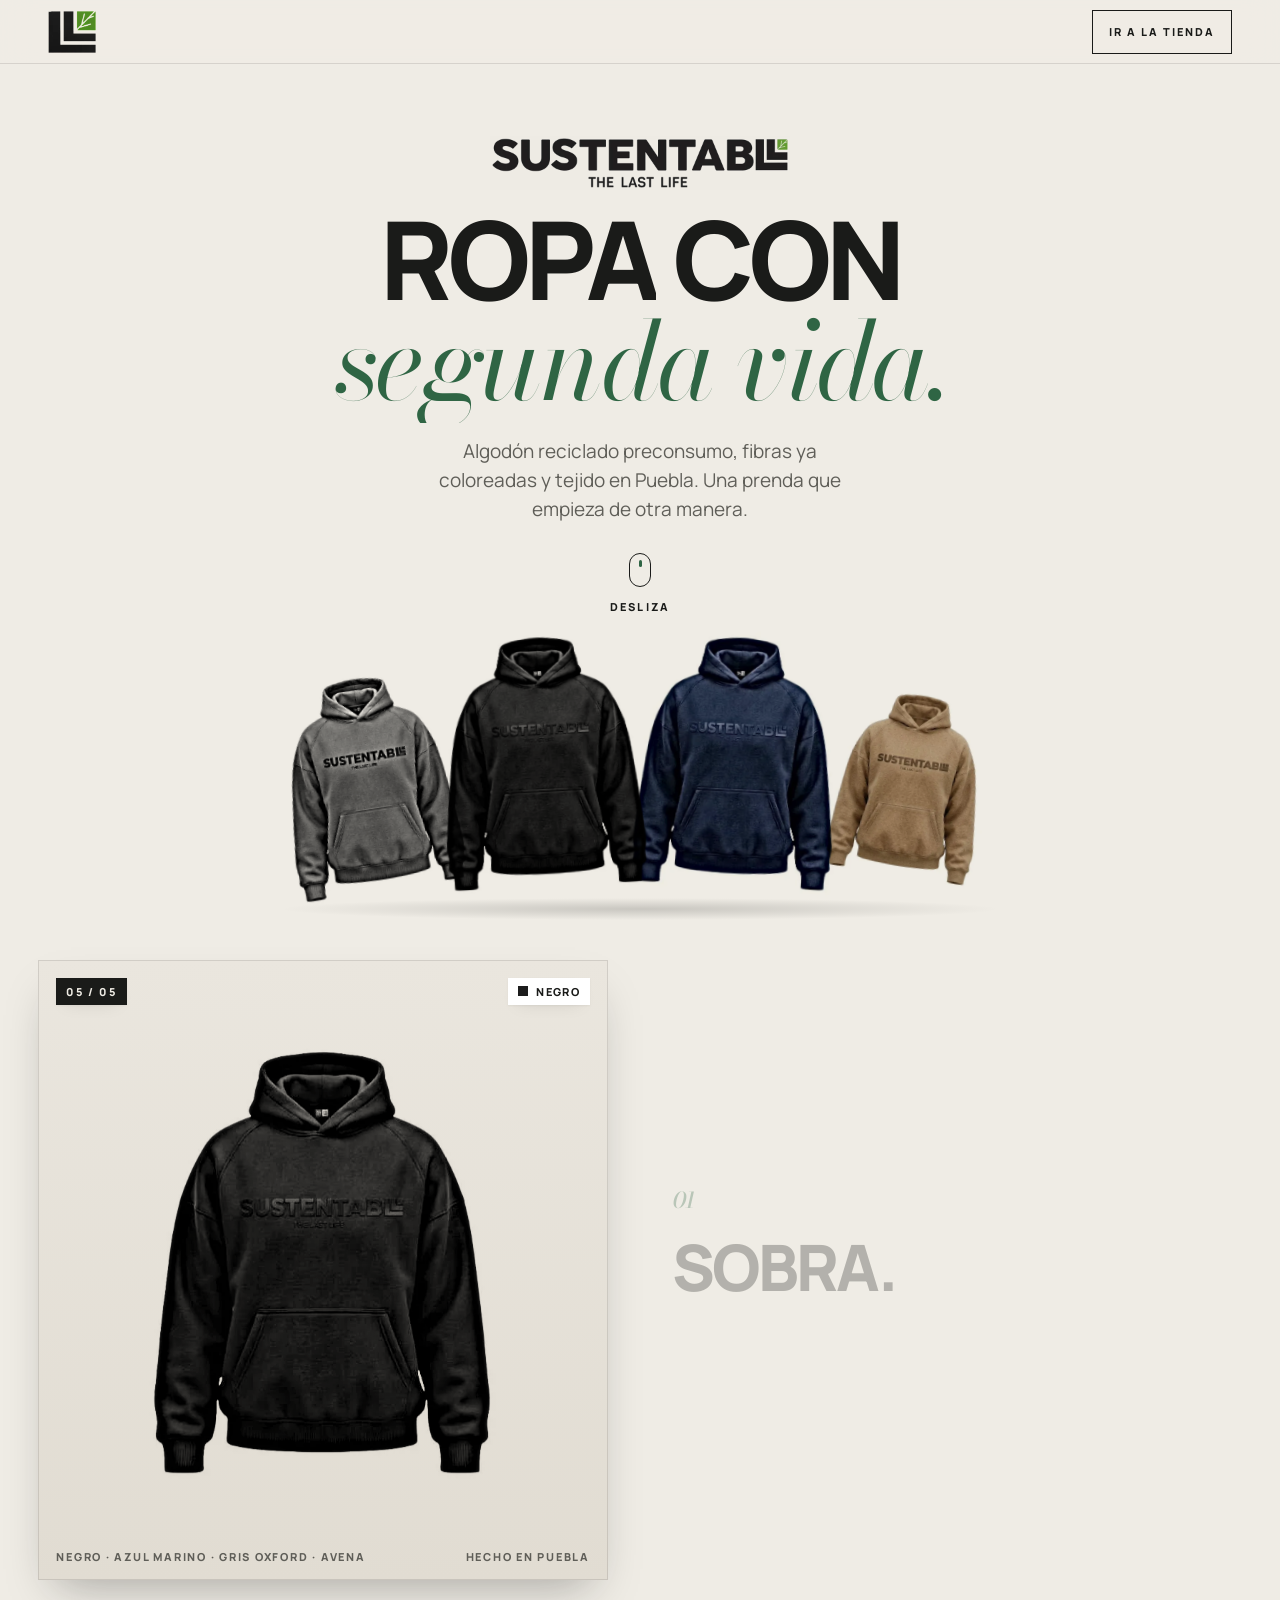
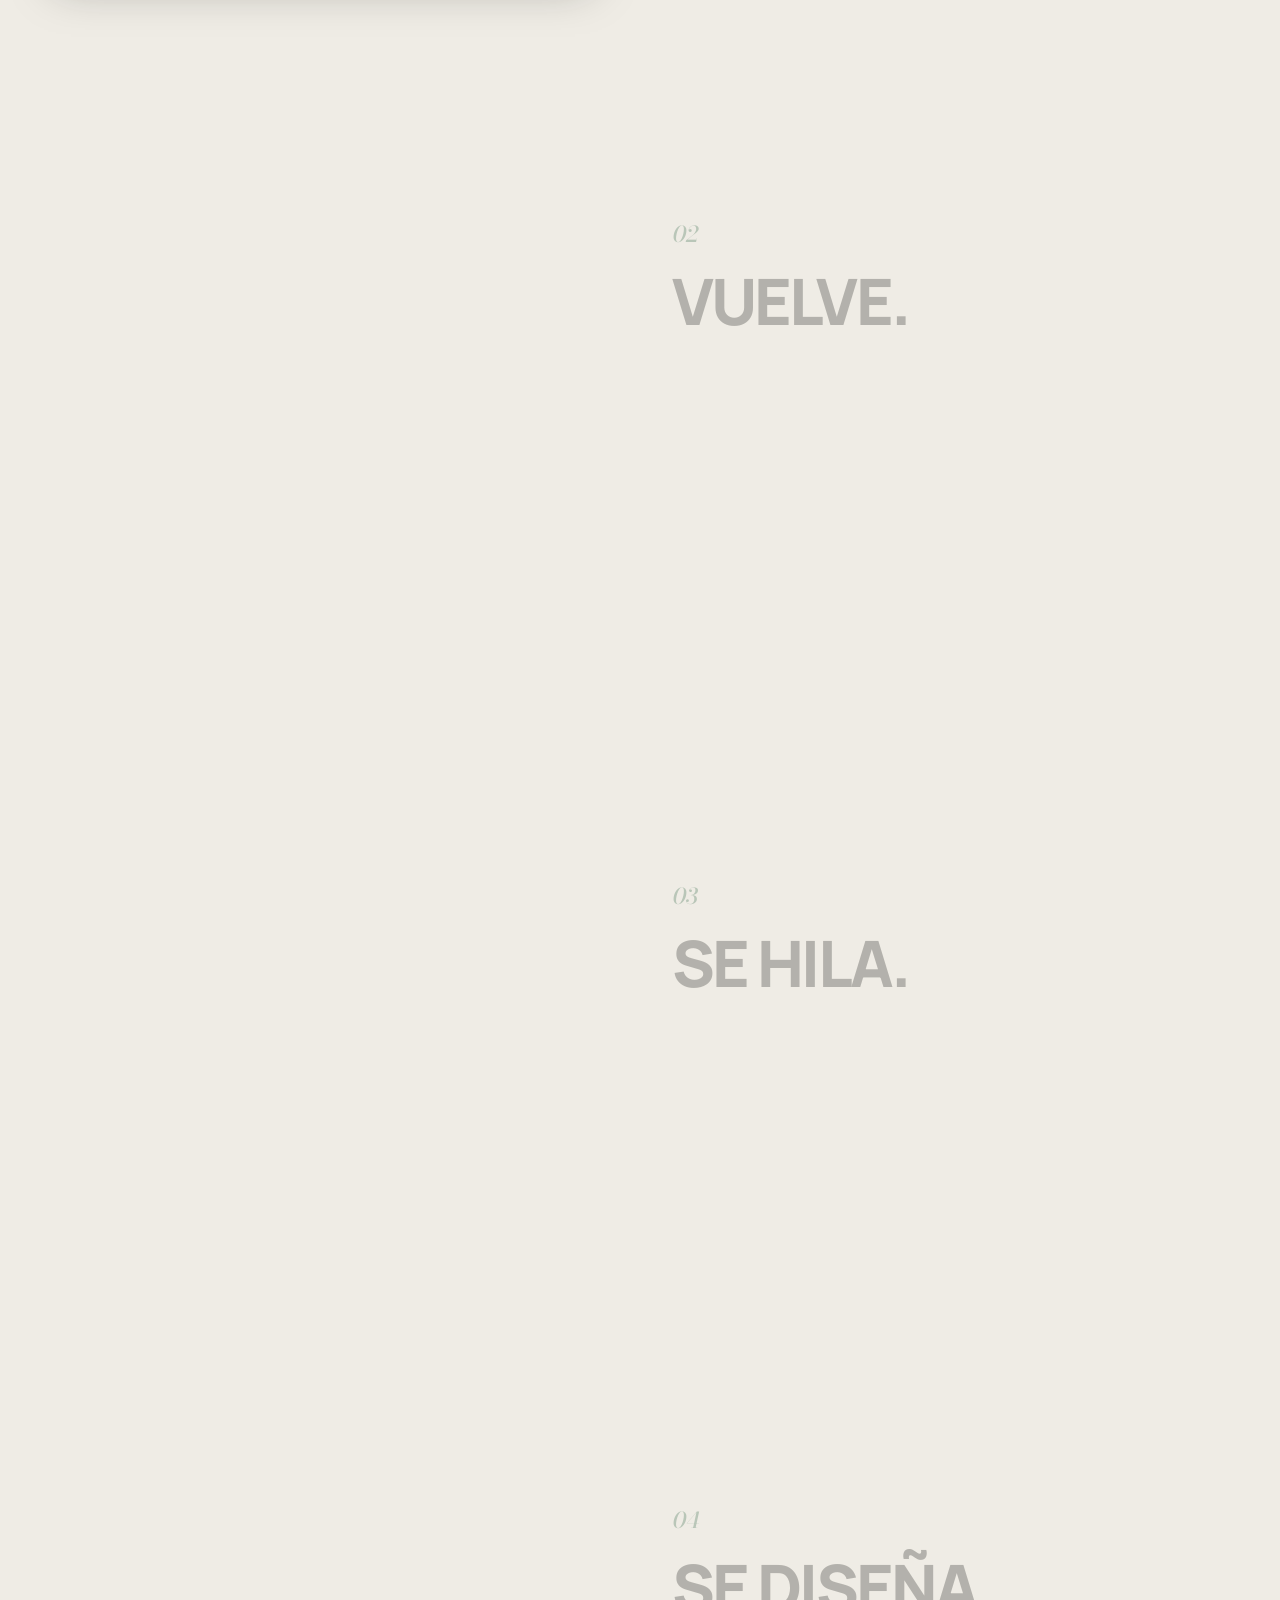
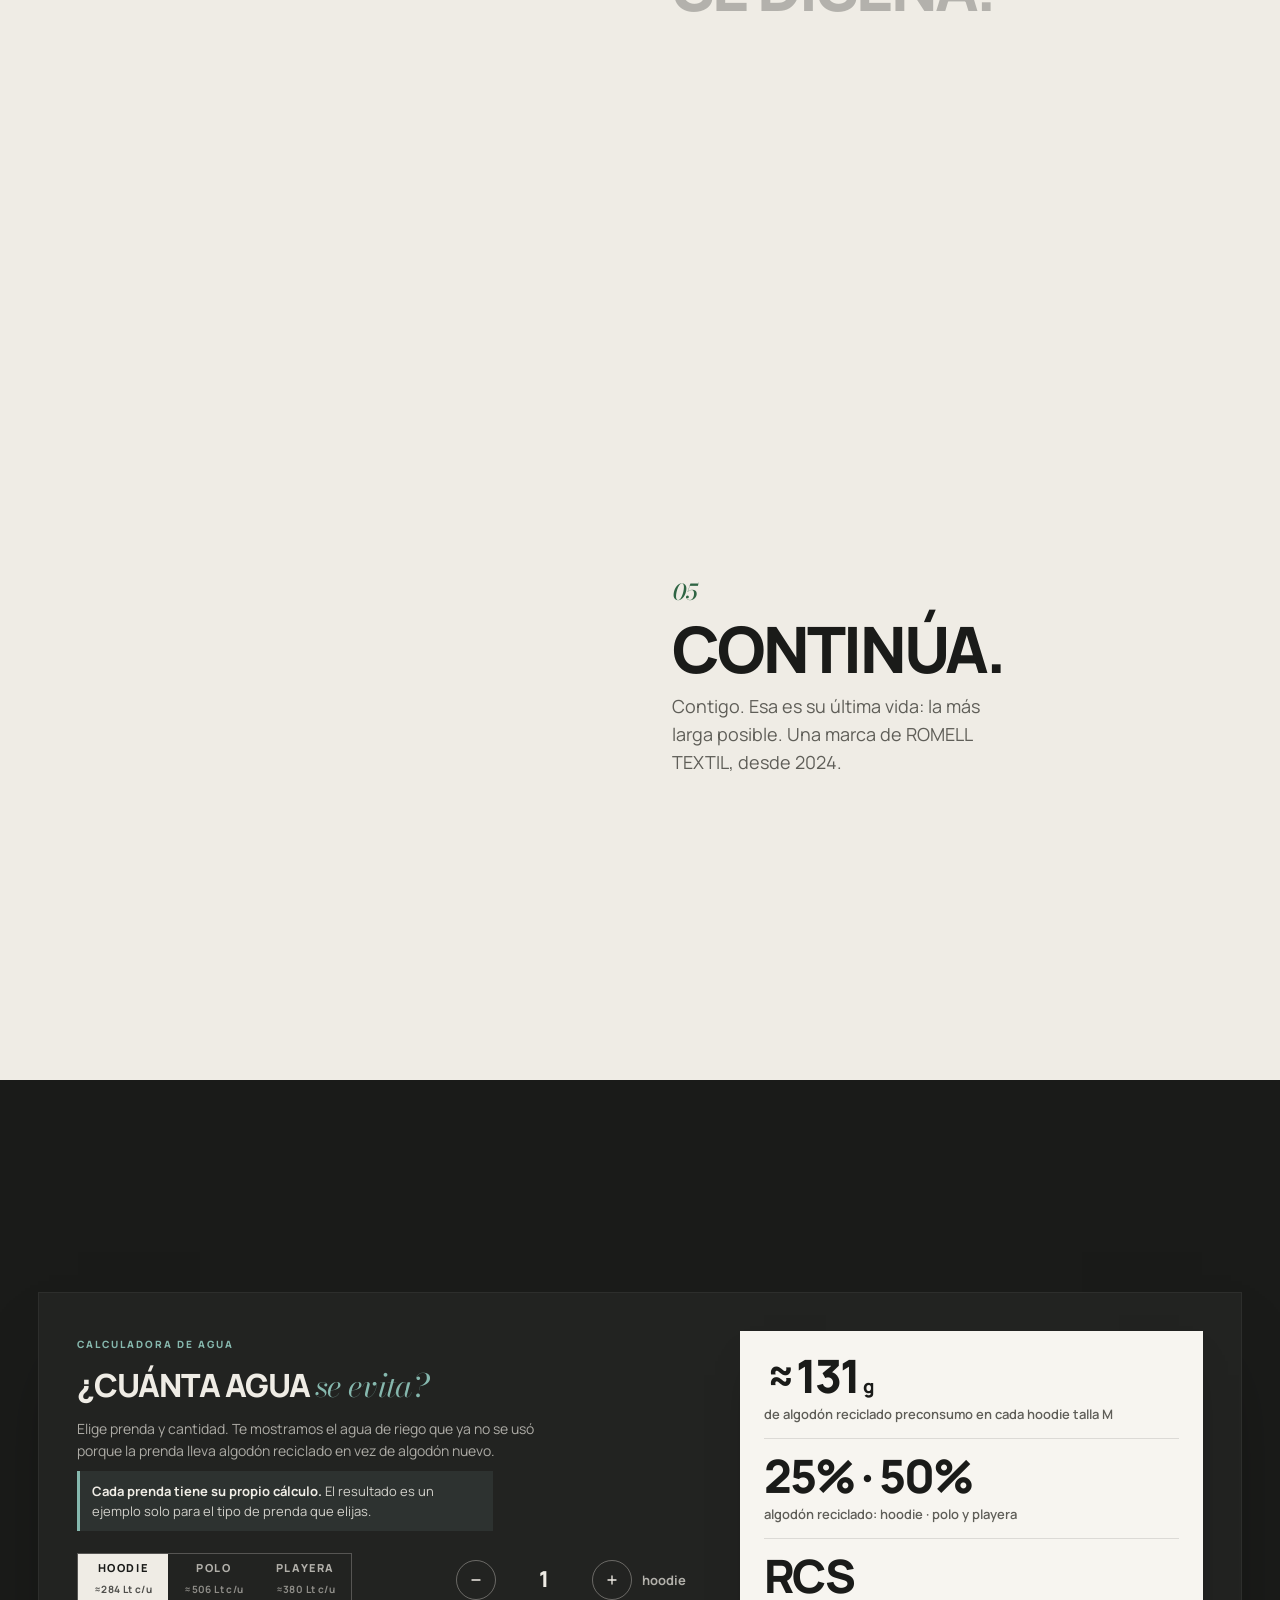
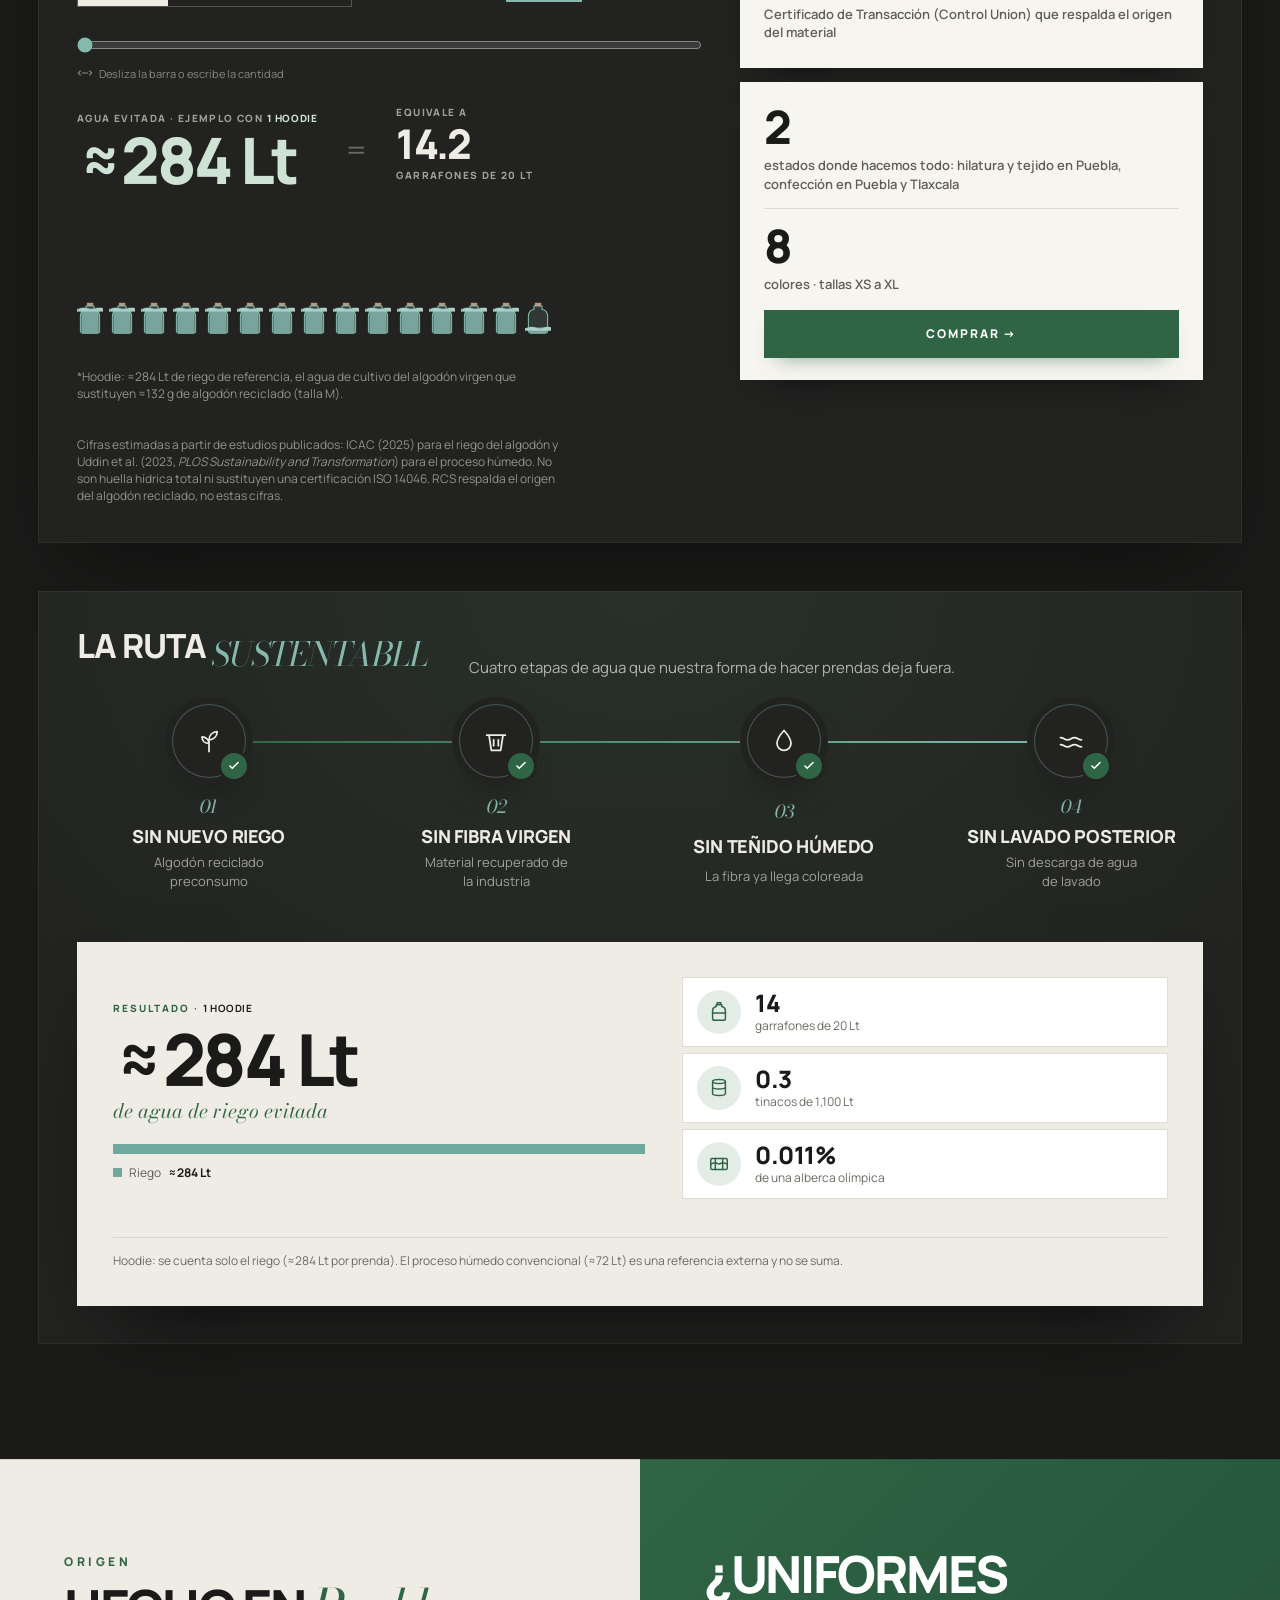
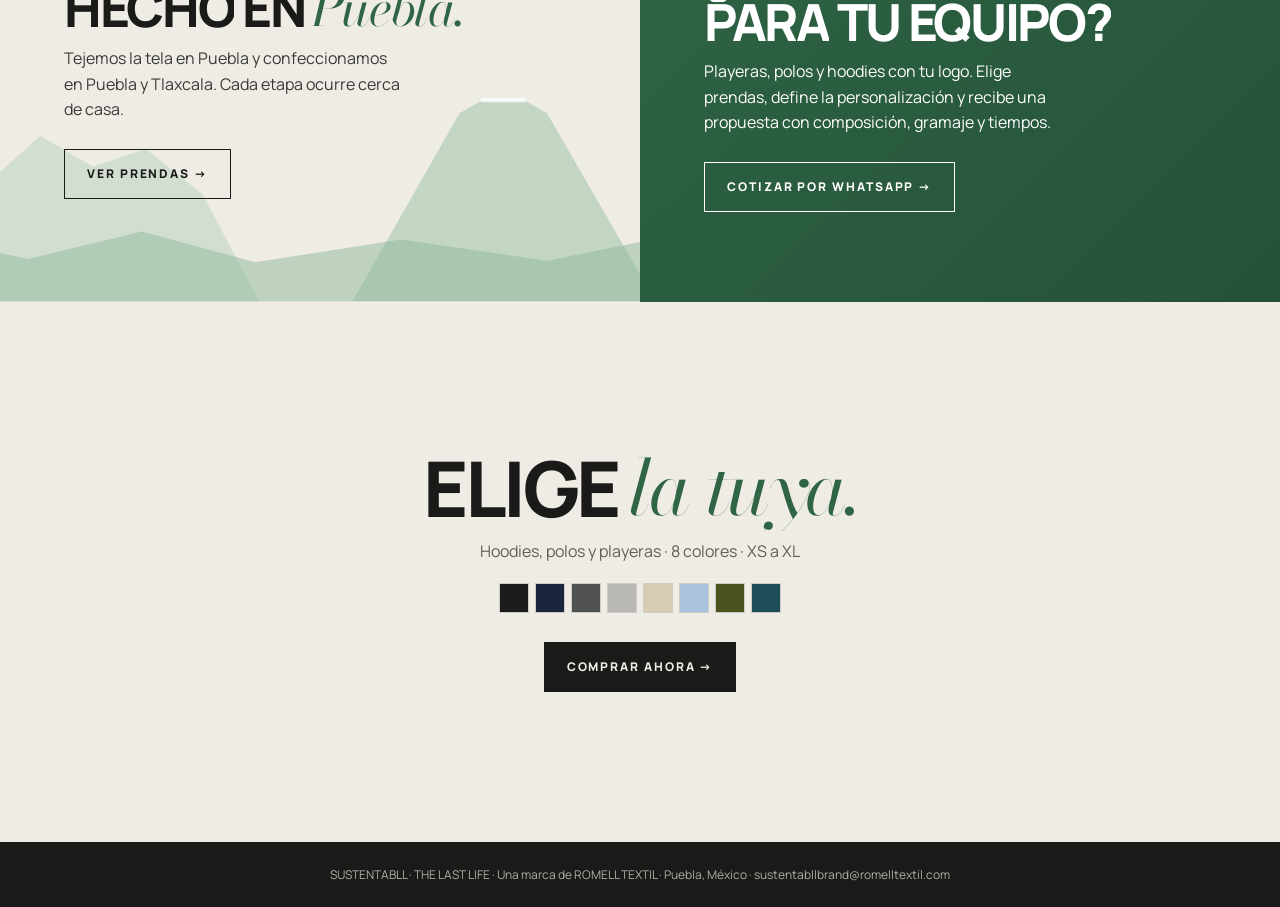
<file: historia.html>
<!doctype html><html lang="es"><head><meta charset="utf-8"><meta name="viewport" content="width=device-width, initial-scale=1, viewport-fit=cover">
<title>Nuestra historia · SUSTENTABLL</title><meta name="theme-color" content="#EFECE5"><meta property="og:type" content="website"><meta property="og:locale" content="es_MX"><meta property="og:site_name" content="SUSTENTABLL"><meta property="og:title" content="Nuestra historia · SUSTENTABLL"><meta property="og:description" content="THE LAST LIFE: cómo nace una prenda SUSTENTABLL, del algodón que sobra a tu clóset. Hecho en Puebla."><meta name="twitter:card" content="summary"><link rel="icon" href="[data-uri]"><script type="application/ld+json">{"@context": "https://schema.org", "@type": "Organization", "name": "SUSTENTABLL", "alternateName": "SUSTENTABLL · The Last Life", "url": "https://sustentabll.mx", "email": "sustentabllbrand@romelltextil.com", "telephone": "+52 221 184 1803", "address": {"@type": "PostalAddress", "addressLocality": "Puebla", "addressRegion": "Puebla", "addressCountry": "MX"}, "parentOrganization": {"@type": "Organization", "name": "ROMELL TEXTIL"}, "sameAs": ["https://www.instagram.com/sustentabll/", "https://www.linkedin.com/company/sustentabll/"]}</script><meta name="description" content="THE LAST LIFE: cómo nace una prenda SUSTENTABLL, del algodón que sobra a tu clóset. Hecho en Puebla.">
<link rel="preconnect" href="https://fonts.googleapis.com"><link rel="preconnect" href="https://fonts.gstatic.com" crossorigin>
<link href="https://fonts.googleapis.com/css2?family=Bodoni+Moda:ital,opsz,wght@0,6..96,500;0,6..96,600;1,6..96,500&family=Manrope:wght@400;600;700;800&display=swap" rel="stylesheet">
<style>
:root{--paper:#EFECE5;--ink:#1A1B19;--green:#2F6544;--sand:#B99979;--aqua:#86B8AE;--muted:#5f5e58;box-sizing:border-box;padding-top:env(safe-area-inset-top,0px);padding-bottom:env(safe-area-inset-bottom,0px)}
@media (prefers-color-scheme: dark){:root:not([data-theme="light"]){--paper:#EFECE5;--ink:#1A1B19}}
:root[data-theme="dark"]{--paper:#EFECE5;--ink:#1A1B19}
*,*::before,*::after{box-sizing:inherit}
html{scroll-behavior:smooth;scroll-padding-top:calc(env(safe-area-inset-top,0px) + 70px)}
body{margin:0;background:var(--paper);color:var(--ink);font-family:'Manrope',system-ui,sans-serif}
img{max-width:100%}
a{color:inherit}
.serif{font-family:'Bodoni Moda',Georgia,serif}
header{position:sticky;top:env(safe-area-inset-top,0px);z-index:50;display:flex;align-items:center;justify-content:space-between;height:64px;padding:0 clamp(18px,4vw,48px);background:rgba(239,236,229,.88);-webkit-backdrop-filter:blur(14px);backdrop-filter:blur(14px);border-bottom:1px solid rgba(26,27,25,.12)}
.brand{text-decoration:none;line-height:1}.brand b{display:block;font-weight:800;letter-spacing:.3em;font-size:15px}.brand i{display:block;margin-top:4px;font-family:'Bodoni Moda',serif;font-size:12px;color:var(--green)}
.hdr-a{display:inline-flex;align-items:center;min-height:44px;padding:0 16px;border:1px solid var(--ink);text-decoration:none;font-size:11px;font-weight:800;letter-spacing:.18em;text-transform:uppercase}
.prog{position:fixed;left:0;top:calc(env(safe-area-inset-top,0px) + 64px);height:2px;background:var(--green);width:0;z-index:51}
/* hero */
.hero{min-height:calc(100svh - 64px);display:grid;place-items:center;text-align:center;padding:60px 20px;position:relative;overflow:hidden}
.hero small{font-size:12px;font-weight:800;letter-spacing:.32em;color:var(--green)}
.hero h1{margin:18px 0 0;font:600 clamp(48px,10vw,128px)/.95 'Bodoni Moda',Georgia,serif;letter-spacing:-.02em}
.hero h1 em{color:var(--green)}
.hero p{margin:22px auto 0;max-width:34ch;font-size:clamp(16px,1.6vw,19px);color:var(--muted);line-height:1.55}
.scroll{margin-top:44px;display:inline-flex;flex-direction:column;align-items:center;gap:10px;font-size:11px;font-weight:800;letter-spacing:.2em;text-transform:uppercase;text-decoration:none}
.scroll span{width:1px;height:46px;background:var(--ink);transform-origin:top;animation:drop 1.8s ease-in-out infinite}
@keyframes drop{0%{transform:scaleY(0)}50%{transform:scaleY(1)}100%{transform:scaleY(1);opacity:0}}
.hero .word{position:absolute;inset:auto 0 -4vw;font:600 22vw/1 'Bodoni Moda',serif;color:rgba(26,27,25,.04);pointer-events:none;white-space:nowrap}
/* scrollytelling */
.story{display:grid;grid-template-columns:1fr 1fr;gap:clamp(24px,5vw,80px);width:min(1240px,100% - clamp(32px,6vw,96px));margin:0 auto;padding:40px 0 80px}
.stage-w{position:sticky;top:calc(env(safe-area-inset-top,0px) + 96px);height:min(72vh,620px)}
.stage{position:relative;height:100%;background:#E7E3DA;overflow:hidden}
.stage svg.sv{position:absolute;inset:0;width:100%;height:100%}

.stage[data-s="2"] .sc,.stage[data-s="3"] .sc{transform:translate(0,0) rotate(calc(var(--r)*4)) scale(.35)}
.stage[data-s="4"] .sc,.stage[data-s="5"] .sc{opacity:0}
.ball{opacity:0;transform:scale(.3);transform-origin:0 0;transition:all .8s .3s}
.stage[data-s="2"] .ball{opacity:1;transform:scale(1)}
.ball circle{fill:none;stroke:var(--sand);stroke-width:2}
.stage[data-s="2"] .ball{animation:spin 6s linear infinite}
@keyframes spin{to{rotate:360deg}}
.spool{opacity:0;transition:opacity .6s}
.stage[data-s="3"] .spool{opacity:1}
.thread{stroke-dasharray:900;stroke-dashoffset:900;transition:stroke-dashoffset 1.6s .2s}
.stage[data-s="3"] .thread{stroke-dashoffset:0}
.ph{position:absolute;inset:8%;object-fit:contain;mix-blend-mode:multiply;opacity:0;transform:translateY(20px) scale(.96);transition:all .8s cubic-bezier(.2,.8,.2,1)}
.stage[data-s="4"] .ph.a{opacity:1;transform:none}
.stage[data-s="5"] .ph.b{opacity:1;transform:none}
.badge{position:absolute;left:18px;top:18px;padding:6px 10px;background:var(--ink);color:var(--paper);font-size:11px;font-weight:800;letter-spacing:.2em}
.cap{position:absolute;left:18px;right:18px;bottom:16px;display:flex;justify-content:space-between;font-size:11px;font-weight:800;letter-spacing:.16em;text-transform:uppercase;color:var(--muted)}
.steps{list-style:none;margin:0;padding:0}
.step{min-height:72vh;display:flex;flex-direction:column;justify-content:center;opacity:.28;transition:opacity .5s}
.step.on{opacity:1}
.step .n{font:500 italic 22px 'Bodoni Moda',serif;color:var(--green)}
.step h2{margin:10px 0 14px;font:600 clamp(40px,5.4vw,72px)/1 'Bodoni Moda',Georgia,serif}
.step p{margin:0;max-width:30ch;font-size:18px;line-height:1.55;color:var(--muted)}
.step .tag{margin-top:18px;align-self:flex-start;padding:6px 10px;border:1px solid var(--ink);font-size:11px;font-weight:800;letter-spacing:.16em;text-transform:uppercase}
/* numbers */
.nums{background:var(--ink);color:var(--paper);padding:clamp(60px,9vw,120px) 0}
.wrap{width:min(1240px,100% - clamp(32px,6vw,96px));margin:0 auto}
.nums h2{margin:0 0 40px;font:600 clamp(36px,5vw,60px)/1 'Bodoni Moda',serif}
.nums h2 em{color:var(--aqua)}
.grid{display:grid;grid-template-columns:repeat(4,1fr);border-top:1px solid rgba(239,236,229,.25)}
.grid div{padding:28px 20px 0 0}
.grid b{display:block;font:600 clamp(40px,5vw,64px)/1 'Bodoni Moda',serif}
.grid span{display:block;margin-top:10px;font-size:13px;color:rgba(239,236,229,.7);line-height:1.5}
.fine{margin:34px 0 0;font-size:12px;color:rgba(239,236,229,.55);max-width:70ch}
/* puebla + b2b */
.duo{display:grid;grid-template-columns:1fr 1fr}
.duo>div{padding:clamp(48px,7vw,96px) clamp(24px,5vw,72px)}
.duo .g{background:var(--green);color:#fff}
.duo h3{margin:0 0 14px;font:600 clamp(32px,4vw,52px)/1.02 'Bodoni Moda',serif}
.duo p{margin:0 0 26px;max-width:36ch;font-size:16px;line-height:1.6;opacity:.85}
.btn{display:inline-flex;align-items:center;gap:10px;min-height:50px;padding:0 22px;font-size:12px;font-weight:800;letter-spacing:.16em;text-transform:uppercase;text-decoration:none;border:1px solid currentColor}
.btn.solid{background:var(--ink);color:var(--paper);border-color:var(--ink)}
.g .btn{color:#fff}
.end{text-align:center;padding:clamp(70px,10vw,140px) 20px}
.end h2{margin:0 0 26px;font:600 clamp(40px,6vw,80px)/1 'Bodoni Moda',serif}
.end h2 em{color:var(--green)}
footer{padding:24px 20px calc(24px + env(safe-area-inset-bottom,0px));text-align:center;font-size:12px;color:var(--muted);border-top:1px solid rgba(26,27,25,.12)}
:focus-visible{outline:2px solid var(--green);outline-offset:3px}
@media (max-width:860px){.story{grid-template-columns:1fr}.stage-w{top:calc(env(safe-area-inset-top,0px) + 72px);height:44vh;z-index:2}.step{min-height:60vh}.grid{grid-template-columns:1fr 1fr;gap:0 16px}.duo{grid-template-columns:1fr}}
@media (prefers-reduced-motion:reduce){*{animation:none!important;transition:none!important;scroll-behavior:auto!important}.step{opacity:1}}
</style><style id="coherencia">
.hero h1,.step h2,.nums h2,.duo h3,.end h2{font-family:'Manrope',system-ui,sans-serif!important;font-weight:800!important;text-transform:uppercase;letter-spacing:-.045em!important;line-height:.94!important}
.hero h1 em,.nums h2 em,.duo h3 em,.end h2 em{font-family:'Bodoni Moda',Georgia,serif;font-style:italic;font-weight:400;text-transform:none;letter-spacing:-.03em}
.hero h1{font-size:clamp(46px,8.5vw,112px)!important}
.step h2{font-size:clamp(40px,5vw,68px)!important}
.grid b{font-family:'Manrope',sans-serif!important;font-weight:800!important;letter-spacing:-.04em}
</style><style id="wc">
.wc{display:grid;grid-template-columns:minmax(0,1.35fr) minmax(260px,1fr);gap:clamp(24px,3vw,44px);background:#222321;padding:clamp(22px,3vw,40px)}
.wc-top{display:flex;justify-content:space-between;align-items:center;gap:12px}
.wc-top h3{margin:0;font-size:14px;font-weight:800;letter-spacing:.08em;text-transform:uppercase}
.wc-top b{padding:8px 14px;background:rgba(255,255,255,.12);font-size:12px}
.wc-r{width:100%;margin:22px 0 10px;accent-color:#2F6544;height:28px}
.wc-eq{display:flex;align-items:flex-end;gap:clamp(14px,2.4vw,28px);flex-wrap:wrap}
.wc-eq strong{display:block;font:800 clamp(48px,5.6vw,74px)/.9 Manrope,sans-serif;letter-spacing:-.045em}
.wc-eq strong.aq{font-size:clamp(34px,3.6vw,48px);color:#CFE3D4}
.wc-eq span{display:block;margin:6px 0;font-size:10px;font-weight:800;letter-spacing:.14em;text-transform:uppercase;color:rgba(239,236,229,.62)}
.wc-eq i{font-style:normal;font-size:30px;color:rgba(239,236,229,.35);padding-bottom:18px}
.wc-jugs{display:flex;flex-wrap:wrap;gap:6px;margin:26px 0 6px;min-height:120px;align-content:flex-end}
.wc-jugs svg{width:26px;height:32px;animation:jin .5s both}
@keyframes jin{from{opacity:0;transform:translateY(10px)}}
.wc-b{display:grid;gap:14px;align-content:start}
.bx{background:#F7F5F0;color:#1A1B19;padding:22px 24px}
.bx>div{padding:14px 0;border-bottom:1px solid rgba(26,27,25,.12)}
.bx>div:first-child{padding-top:0}.bx>div:last-of-type{border-bottom:0;padding-bottom:4px}
.bx strong{display:block;font:800 clamp(34px,3.6vw,46px)/1 Manrope,sans-serif;letter-spacing:-.045em}
.bx strong small{font-size:.4em;letter-spacing:.02em}
.bx span{display:block;margin-top:6px;font-size:13px;font-weight:600;color:#5f5e58;line-height:1.45}
.go{margin-top:12px;display:flex;align-items:center;justify-content:center;min-height:48px;background:#2F6544;color:#fff;text-decoration:none;font-size:12px;font-weight:800;letter-spacing:.16em;text-transform:uppercase}
.go:hover{background:#1A1B19}
@media (max-width:860px){.wc{grid-template-columns:1fr}.wc-b{grid-template-columns:1fr 1fr}}
@media (max-width:520px){.wc-b{grid-template-columns:1fr}}
@media (prefers-reduced-motion:reduce){.wc-jugs svg{animation:none}}
</style><style id="cursor">@media (pointer:fine){html,body{cursor:url("data:image/svg+xml,%3Csvg%20xmlns%3D%27http%3A//www.w3.org/2000/svg%27%20width%3D%2732%27%20height%3D%2732%27%20viewBox%3D%270%200%2032%2032%27%3E%3Cpath%20d%3D%27M3%202%20L3%2022%20L8.5%2017%20L12%2025%20L15.5%2023.5%20L12%2015.8%20L19%2015.5%20Z%27%20fill%3D%27%231A1B19%27%20stroke%3D%27%23EFECE5%27%20stroke-width%3D%271.6%27%20stroke-linejoin%3D%27round%27/%3E%3Crect%20x%3D%2719%27%20y%3D%2719%27%20width%3D%2711%27%20height%3D%2711%27%20fill%3D%27%235C9E2F%27%20stroke%3D%27%23EFECE5%27%20stroke-width%3D%271.2%27/%3E%3Cpath%20d%3D%27M21.2%2028%20L28%2021.2%20M24.4%2024.8%20L24.6%2021%20M24.4%2024.8%20L28.2%2025%27%20stroke%3D%27%23fff%27%20stroke-width%3D%271.1%27%20stroke-linecap%3D%27round%27/%3E%3C/svg%3E") 3 2,auto}
a,button,[role=option],label,select,summary,.ph,input[type=range]{cursor:url("data:image/svg+xml,%3Csvg%20xmlns%3D%27http%3A//www.w3.org/2000/svg%27%20width%3D%2732%27%20height%3D%2732%27%20viewBox%3D%270%200%2032%2032%27%3E%3Cpath%20d%3D%27M3%202%20L3%2022%20L8.5%2017%20L12%2025%20L15.5%2023.5%20L12%2015.8%20L19%2015.5%20Z%27%20fill%3D%27%232F6544%27%20stroke%3D%27%23EFECE5%27%20stroke-width%3D%271.6%27%20stroke-linejoin%3D%27round%27/%3E%3Crect%20x%3D%2719%27%20y%3D%2719%27%20width%3D%2711%27%20height%3D%2711%27%20fill%3D%27%231A1B19%27%20stroke%3D%27%23EFECE5%27%20stroke-width%3D%271.2%27/%3E%3Cpath%20d%3D%27M21.2%2028%20L28%2021.2%20M24.4%2024.8%20L24.6%2021%20M24.4%2024.8%20L28.2%2025%27%20stroke%3D%27%23fff%27%20stroke-width%3D%271.1%27%20stroke-linecap%3D%27round%27/%3E%3C/svg%3E") 3 2,pointer!important}
input[type=text],input[type=search],input[type=email],input[type=tel],textarea{cursor:text}}</style><style id="pulido">
:root{--sh-1:0 1px 2px rgba(26,27,25,.05),0 6px 18px -10px rgba(26,27,25,.18);--sh-2:0 22px 44px -18px rgba(26,27,25,.35);--hair:rgba(26,27,25,.12)}
html{-webkit-font-smoothing:antialiased}::selection{background:#2F6544;color:#fff}
h1,h2,h3{text-wrap:balance}p{text-wrap:pretty}
header{border-bottom:1px solid var(--hair)!important;-webkit-backdrop-filter:saturate(1.4) blur(16px)!important;backdrop-filter:saturate(1.4) blur(16px)!important}
.hdr-a{transition:background .25s,color .25s}.hdr-a:hover{background:#1A1B19;color:#EFECE5}
.stage{box-shadow:inset 0 0 0 1px var(--hair),var(--sh-2);background:linear-gradient(180deg,#EAE6DE,#E1DCD2)!important}

.badge{box-shadow:var(--sh-1)}
.step .tag{background:#fff;box-shadow:var(--sh-1)}
.wc{box-shadow:0 0 0 1px rgba(255,255,255,.05) inset,0 40px 80px -40px rgba(0,0,0,.6)}
.bx{box-shadow:0 20px 40px -24px rgba(0,0,0,.6)}
.wc-g{display:inline-flex;margin-top:16px;border:1px solid rgba(239,236,229,.25)}
.wc-g button{min-height:38px;padding:0 16px;border:0;background:transparent;color:rgba(239,236,229,.7);font:800 11px Manrope,sans-serif;letter-spacing:.14em;text-transform:uppercase;cursor:pointer;transition:background .25s,color .25s}
.wc-g button[aria-pressed="true"]{background:#EFECE5;color:#1A1B19}
.wc-g button:hover:not([aria-pressed="true"]){color:#EFECE5}
.wc-r{accent-color:#86B8AE}
.duo>div{box-shadow:inset 0 1px 0 var(--hair)}
.btn{transition:background .25s,color .25s,border-color .25s}.btn:hover{background:#1A1B19;color:#EFECE5;border-color:#1A1B19}
.g .btn:hover{background:#EFECE5;color:#1A1B19;border-color:#EFECE5}
.btn.solid:hover{background:#2F6544;border-color:#2F6544;color:#fff}
.go{box-shadow:0 10px 22px -14px rgba(47,101,68,.8)}
:focus-visible{outline:2px solid #2F6544!important;outline-offset:3px}
footer{background:#1A1B19;color:rgba(239,236,229,.7)!important;border:0!important}
</style><style id="stage2">
.stage .sv{overflow:visible}
.sc{transform:translate(var(--x),var(--y)) rotate(var(--r));transition:transform 1.1s cubic-bezier(.2,.8,.2,1) var(--d),opacity .6s var(--d)}
.bob{animation:bob var(--b) ease-in-out var(--bd) infinite alternate;transform-box:fill-box;transform-origin:center}
@keyframes bob{to{transform:translate(4px,-7px) rotate(6deg)}}
.stage[data-s="2"] .sc{transform:translate(0,0) rotate(calc(var(--r)*5)) scale(.25);opacity:0}
.stage:not([data-s="1"]):not([data-s="2"]) .sc{opacity:0;transform:translate(0,0) scale(.1)}
.L2{opacity:0;transform:scale(.4);transition:opacity .7s .35s,transform 1.1s .25s cubic-bezier(.2,.8,.2,1)}
.L2 path{stroke-dasharray:240;stroke-dashoffset:240;transition:stroke-dashoffset 1.2s calc(.3s + var(--fd)) cubic-bezier(.2,.8,.2,1)}
.stage[data-s="2"] .L2{opacity:1;transform:none}
.stage[data-s="2"] .L2 path{stroke-dashoffset:0}
.stage[data-s="3"] .L2{opacity:1;transform:translate(-150px,-60px) scale(.32);transition-delay:0s}
.stage[data-s="3"] .L2 path{stroke-dashoffset:0}
.spin{animation:spin 26s linear infinite;transform-origin:0 0}
@keyframes spin{to{transform:rotate(360deg)}}
.L3{opacity:0;transition:opacity .6s}
.stage[data-s="3"] .L3{opacity:1}
.thread{stroke-dasharray:320;stroke-dashoffset:320;transition:stroke-dashoffset 1.4s .3s cubic-bezier(.4,0,.2,1)}
.stage[data-s="3"] .thread{stroke-dashoffset:0}
.spool-s{animation:wind 1.1s linear infinite;animation-play-state:paused}
.stage[data-s="3"] .spool-s{animation-play-state:running}
@keyframes wind{to{transform:translateY(7px)}}
.knit path{stroke-dasharray:30;stroke-dashoffset:30;transition:stroke-dashoffset .35s calc(1.2s + var(--kd))}
.stage[data-s="3"] .knit path{stroke-dashoffset:0}
.L4{opacity:0;transition:opacity .5s}
.stage[data-s="4"] .L4{opacity:1;animation:l4out .6s 2.2s forwards}
@keyframes l4out{to{opacity:0}}
.pc{transition:transform 1s cubic-bezier(.2,.8,.2,1)}
.pc-f{transform:translate(0,40px) scale(.9)}.pc-sl{transform:translate(-90px,30px) rotate(-25deg)}.pc-sr{transform:translate(90px,30px) rotate(25deg)}.pc-h{transform:translate(0,-80px)}.pc-k{transform:translate(0,90px)}
.stage[data-s="4"] .pc{transform:none}
.pc-sl,.pc-sr{transition-delay:.15s}.pc-h{transition-delay:.3s}.pc-k{transition-delay:.45s}
.pc .st{fill:none;stroke:#2F6544;stroke-width:1.4;stroke-dasharray:4 5;opacity:0;transition:opacity .4s 1.2s}
.stage[data-s="4"] .pc .st{opacity:1;animation:stitch 1s linear infinite}
@keyframes stitch{to{stroke-dashoffset:-18}}
.ph{position:absolute;inset:8%;width:84%;height:84%;object-fit:contain;mix-blend-mode:multiply;opacity:0;transform:translateY(16px) scale(.97);transition:opacity .9s cubic-bezier(.2,.8,.2,1),transform .9s cubic-bezier(.2,.8,.2,1)}
.stage[data-s="4"] .ph[data-i="0"]{opacity:1;transform:none;transition-delay:2.3s}
.stage[data-s="5"] .ph.on{opacity:1;transform:none}
.chip{position:absolute;right:18px;top:18px;display:flex;align-items:center;gap:8px;padding:6px 10px;background:#fff;font:800 11px Manrope,sans-serif;letter-spacing:.12em;text-transform:uppercase;opacity:0;transition:opacity .4s;box-shadow:0 1px 2px rgba(26,27,25,.06),0 6px 18px -10px rgba(26,27,25,.18)}
.chip i{width:10px;height:10px;display:inline-block}
.stage[data-s="5"] .chip{opacity:1}
.step h2{transition:transform .8s cubic-bezier(.2,.8,.2,1),opacity .8s}
.step:not(.on) h2{transform:translateY(10px)}
.step .n{display:inline-block;transition:color .4s}
@media (prefers-reduced-motion:reduce){.bob,.spin,.spool-s,.pc .st{animation:none!important}.sc,.L2,.L2 path,.thread,.knit path,.pc,.ph{transition:none!important}.stage[data-s="4"] .L4{animation:none;opacity:0}.stage[data-s="4"] .ph[data-i="0"]{transition-delay:0s}}
</style><style id="agua2">
.wc-jugs svg{width:26px;height:32px}
.wl{transform-box:fill-box;transform-origin:bottom;animation:fillup .9s cubic-bezier(.2,.8,.2,1) var(--d) both}
@keyframes fillup{from{transform:scaleY(0)}}
.wv{animation:wave 2.4s linear infinite}
@keyframes wave{to{transform:translateX(20px)}}
.rt{margin-top:clamp(28px,4vw,48px);padding:clamp(22px,3vw,40px);background:#222321;box-shadow:0 0 0 1px rgba(255,255,255,.05) inset}
.rt-h{display:grid;grid-template-columns:auto 1fr;gap:12px 40px;align-items:end;margin-bottom:26px}
.rt-h h3{margin:0;font:800 clamp(24px,2.6vw,34px)/1 Manrope,sans-serif;letter-spacing:-.03em;text-transform:uppercase}
.rt-h p{margin:0;max-width:56ch;color:rgba(239,236,229,.7);font-size:15px;line-height:1.55}
.rt-row{display:grid;grid-template-columns:150px repeat(4,1fr);gap:10px;align-items:stretch;margin-bottom:10px}
.rt-l{align-self:center;font-size:11px;font-weight:800;letter-spacing:.16em;text-transform:uppercase;color:rgba(239,236,229,.6)}
.rt-sus .rt-l{color:#86B8AE}
.rt-s{position:relative;display:grid;gap:10px;padding:16px;background:rgba(255,255,255,.04);border:1px solid rgba(255,255,255,.08);opacity:0;transform:translateY(12px);transition:opacity .6s,transform .7s cubic-bezier(.2,.8,.2,1),background .6s,border-color .6s}
.rt.in .rt-s{opacity:1;transform:none}
.rt-row .rt-s:nth-child(3){transition-delay:.08s}.rt-row .rt-s:nth-child(4){transition-delay:.16s}.rt-row .rt-s:nth-child(5){transition-delay:.24s}
.rt-sus .rt-s{transition-delay:calc(.6s + var(--i,0s))}
.rt-sus .rt-s:nth-child(3){--i:.12s}.rt-sus .rt-s:nth-child(4){--i:.24s}.rt-sus .rt-s:nth-child(5){--i:.36s}
.rt-s b{font:800 11px Manrope,sans-serif;letter-spacing:.14em;color:rgba(239,236,229,.45)}
.rt-s span{font-size:13px;font-weight:700;line-height:1.35}
.rt-ic{width:34px;height:34px;display:grid;place-items:center;border-radius:50%;background:rgba(239,236,229,.08)}
.rt-ic svg{width:18px;height:18px;fill:none;stroke:#EFECE5;stroke-width:1.6;stroke-linecap:round;stroke-linejoin:round}
.rt-row:not(.rt-sus) .rt-s::after{content:"";position:absolute;left:12px;right:12px;top:50%;height:1.5px;background:#d97b6c;transform:scaleX(0);transform-origin:left;transition:transform .6s cubic-bezier(.6,0,.2,1)}
.rt.in .rt-row:not(.rt-sus) .rt-s::after{transform:scaleX(1);transition-delay:1.2s}
.rt.in .rt-row:not(.rt-sus) .rt-s{opacity:.55}
.rt-sus .rt-s{background:rgba(134,184,174,.1);border-color:rgba(134,184,174,.35)}
.rt-sus .rt-ic{background:#2F6544}
.rt-bars{margin-top:22px;display:grid;gap:12px}
.rt-bar{display:grid;grid-template-columns:190px 1fr 120px;gap:16px;align-items:center;font-size:13px;font-weight:700}
.rt-bar>div{height:12px;background:rgba(255,255,255,.07);overflow:hidden}
.rt-bar i{display:block;height:100%;width:0;background:#86B8AE;transition:width 1.4s cubic-bezier(.2,.8,.2,1)}
.rt-bar i.w{background:#B99979}
.rt-bar b{text-align:right;font-size:15px}
@media (max-width:860px){.rt-h{grid-template-columns:1fr}.rt-row{grid-template-columns:1fr 1fr}.rt-l{grid-column:1/-1}.rt-bar{grid-template-columns:1fr 70px}.rt-bar>div{grid-column:1/-1;grid-row:2}}
@media (prefers-reduced-motion:reduce){.wl,.wv{animation:none}.rt-s,.rt-bar i,.rt-s::after{transition:none!important}}
</style><style id="ruta2">
.rtb{display:grid;gap:8px}
.rtb-h,.rtb-r{display:grid;grid-template-columns:1.1fr .8fr 1.3fr;gap:8px}
.rtb-h span{padding:0 16px 6px;font-size:10px;font-weight:800;letter-spacing:.18em;text-transform:uppercase;color:rgba(239,236,229,.5)}
.rtb-h .sus{color:#86B8AE}
.rtb-r>span{display:flex;align-items:center;gap:12px;min-height:64px;padding:12px 16px;font-size:14px;font-weight:700;line-height:1.35}
.rtb-st{background:rgba(255,255,255,.04)}
.rtb-st i{width:34px;height:34px;flex:none;border-radius:50%;display:grid;place-items:center;background:rgba(239,236,229,.08)}
.rtb-st i svg{width:17px;height:17px;fill:none;stroke:#EFECE5;stroke-width:1.6;stroke-linecap:round;stroke-linejoin:round}
.rtb-st b{font:400 italic 16px 'Bodoni Moda',serif;color:#86B8AE}
.rtb-cv{background:rgba(134,184,174,.08);color:rgba(239,236,229,.75);font-size:13px!important}
.drops{display:inline-flex;gap:2px}
.drops svg{width:14px;height:14px;fill:#86B8AE;opacity:.25}
.rt.in .drops svg{animation:drip 2.4s ease-in-out infinite}
.rt.in .drops svg:nth-child(2){animation-delay:.25s}.rt.in .drops svg:nth-child(3){animation-delay:.5s}
@keyframes drip{0%,100%{opacity:.25;transform:translateY(0)}40%{opacity:1;transform:translateY(2px)}}
.rtb-su{background:rgba(47,101,68,.28);box-shadow:inset 3px 0 0 #2F6544}
.rtb-su i{width:28px;height:28px;flex:none;border-radius:50%;display:grid;place-items:center;background:#2F6544;transform:scale(0);transition:transform .5s cubic-bezier(.2,1.6,.4,1) calc(.5s + var(--i)*.18s)}
.rtb-su i svg{width:15px;height:15px;fill:none;stroke:#fff;stroke-width:2.4;stroke-linecap:round;stroke-linejoin:round}
.rt.in .rtb-su i{transform:scale(1)}
.rtb-r{opacity:0;transform:translateY(10px);transition:opacity .6s calc(var(--i)*.12s),transform .7s cubic-bezier(.2,.8,.2,1) calc(var(--i)*.12s)}
.rt.in .rtb-r{opacity:1;transform:none}
@media (max-width:760px){.rtb-h{display:none}.rtb-r{grid-template-columns:.75fr 1.25fr}.rtb-r>span{font-size:13px}.rtb-st{grid-column:1/-1}.rtb-r>span{min-height:52px}}
@media (prefers-reduced-motion:reduce){.rtb-r,.rtb-su i{transition:none;opacity:1;transform:none}.drops svg{animation:none!important;opacity:.8}}
</style><style id="ruta3">
.rt-h h3 em{font:400 italic 1em 'Bodoni Moda',serif;text-transform:none;color:#86B8AE;letter-spacing:-.02em}
.rs{position:relative;list-style:none;margin:8px 0 0;padding:0;display:grid;grid-template-columns:repeat(4,1fr);gap:clamp(12px,2vw,24px)}
.rs-line{position:absolute;left:12.5%;right:12.5%;top:36px;height:2px;background:rgba(239,236,229,.12)}
.rs-line i{display:block;height:100%;width:0;background:linear-gradient(90deg,#2F6544,#86B8AE);transition:width 1.6s cubic-bezier(.4,0,.2,1) .2s}
.rt.in .rs-line i{width:100%}
.rs-i{position:relative;display:grid;justify-items:center;text-align:center;gap:6px;opacity:0;transform:translateY(14px);transition:opacity .7s calc(.25s + var(--i)*.35s),transform .8s cubic-bezier(.2,.8,.2,1) calc(.25s + var(--i)*.35s)}
.rt.in .rs-i{opacity:1;transform:none}
.rs-ic{position:relative;width:72px;height:72px;border-radius:50%;display:grid;place-items:center;background:#222321;box-shadow:0 0 0 1px rgba(134,184,174,.35),0 0 0 8px #222321,0 20px 40px -20px rgba(0,0,0,.8);margin-bottom:10px}
.rs-ic>svg{width:28px;height:28px;fill:none;stroke:#EFECE5;stroke-width:1.5;stroke-linecap:round;stroke-linejoin:round}
.rs-ic em{position:absolute;right:-2px;bottom:-2px;width:26px;height:26px;border-radius:50%;display:grid;place-items:center;background:#2F6544;box-shadow:0 0 0 3px #222321;transform:scale(0);transition:transform .5s cubic-bezier(.2,1.6,.4,1) calc(.7s + var(--i)*.35s)}
.rt.in .rs-ic em{transform:scale(1)}
.rs-ic em svg{width:14px;height:14px;fill:none;stroke:#fff;stroke-width:2.6;stroke-linecap:round;stroke-linejoin:round}
.rs-i b{font:400 italic 18px 'Bodoni Moda',serif;color:#86B8AE}
.rs-i h4{margin:0;font:800 clamp(15px,1.4vw,18px)/1.15 Manrope,sans-serif;text-transform:uppercase;letter-spacing:-.01em}
.rs-i p{margin:0;max-width:22ch;font-size:13px;line-height:1.45;color:rgba(239,236,229,.62)}
.rt-bars{margin-top:34px!important;padding-top:24px;border-top:1px solid rgba(255,255,255,.08)}
@media (max-width:760px){.rs{grid-template-columns:1fr;gap:18px}.rs-line{left:35px;right:auto;top:36px;bottom:36px;width:2px;height:auto}.rs-line i{width:100%!important;height:0;transition:height 1.6s cubic-bezier(.4,0,.2,1) .2s}.rt.in .rs-line i{height:100%}
 .rs-i{grid-template-columns:72px 1fr;justify-items:start;text-align:left;column-gap:18px;row-gap:2px}.rs-ic{grid-row:1/span 3;margin:0}.rs-i b{display:none}.rs-i h4{align-self:end}.rs-i p{align-self:start}}
@media (prefers-reduced-motion:reduce){.rs-i,.rs-ic em,.rs-line i{transition:none!important;opacity:1;transform:none}.rs-line i{width:100%}}
</style><style id="wcq">
.wc-q{display:inline-flex;align-items:center;gap:0;background:rgba(255,255,255,.08);border:1px solid rgba(255,255,255,.14)}
.wc-q input{width:72px;height:38px;border:0;background:transparent;color:#EFECE5;font:800 16px Manrope,sans-serif;text-align:center;-moz-appearance:textfield}
.wc-q input::-webkit-inner-spin-button,.wc-q input::-webkit-outer-spin-button{-webkit-appearance:none;margin:0}
.wc-q input:focus{outline:2px solid #86B8AE;outline-offset:-2px}
.wc-st{width:34px;height:38px;border:0;background:transparent;color:#EFECE5;font-size:18px;cursor:pointer;transition:background .2s}
.wc-st:hover{background:rgba(255,255,255,.1)}
.wc-q #wcU{padding:0 12px 0 4px;font-size:12px;font-weight:700;color:rgba(239,236,229,.75)}
.wc-more{align-self:center;margin-left:6px;padding:6px 10px;background:rgba(134,184,174,.15);color:#86B8AE;font-size:12px;font-weight:800}
.wc-top b#wcU{all:unset}
</style><style id="hero2">
.hero{min-height:calc(100svh - 64px);display:flex!important;flex-direction:column;justify-content:center;align-items:center;gap:clamp(20px,4vh,40px);padding:clamp(40px,8vh,80px) 20px 0!important}
.hero .word{display:none}
.hero>div:first-child{position:relative;z-index:2}
.scroll{margin-top:28px!important;gap:12px!important}
.scroll span{display:none}
.mouse{position:relative;width:22px;height:34px;border:1.5px solid #1A1B19;border-radius:12px}
.mouse b{position:absolute;left:50%;top:6px;width:3px;height:7px;margin-left:-1.5px;border-radius:2px;background:#2F6544;animation:wheel 1.8s ease-in-out infinite}
@keyframes wheel{0%{opacity:0;transform:translateY(-2px)}30%{opacity:1}100%{opacity:0;transform:translateY(10px)}}
.hfan{position:relative;width:min(900px,100%);height:clamp(180px,30vh,300px);display:flex;justify-content:center;align-items:flex-end;margin-top:auto}
.hfan img{width:clamp(130px,22vw,240px);aspect-ratio:1/1.1;object-fit:contain;mix-blend-mode:multiply;margin:0 calc(clamp(130px,22vw,240px) * -.18);opacity:0;transform:translateY(60px) rotate(calc((var(--p) - 1.5) * 6deg));animation:fanin 1.1s cubic-bezier(.2,.8,.2,1) forwards;animation-delay:calc(.25s + var(--k) * .12s)}
.hfan img:nth-child(1){--p:0;--k:0}.hfan img:nth-child(2){--p:1;--k:1;z-index:2}.hfan img:nth-child(3){--p:2;--k:2;z-index:2}.hfan img:nth-child(4){--p:3;--k:3}
.hfan img:nth-child(2),.hfan img:nth-child(3){width:clamp(150px,25vw,280px)}
@keyframes fanin{to{opacity:1;transform:translateY(0) rotate(calc((var(--p) - 1.5) * 6deg))}}
.hfan::after{content:"";position:absolute;left:10%;right:10%;bottom:0;height:22px;background:radial-gradient(closest-side,rgba(26,27,25,.18),transparent);z-index:-1}
@media (max-width:600px){.hero{min-height:auto!important;padding-bottom:10px!important}.hfan{margin-top:10px;height:auto}.hfan img{width:34vw!important;margin:0 -7vw}}
@media (prefers-reduced-motion:reduce){.hfan img{animation:none;opacity:1;transform:rotate(calc((var(--p) - 1.5) * 6deg))}.mouse b{animation:none}}
</style><style id="anim2">
.hlogo{display:block;width:clamp(200px,24vw,300px);height:auto;margin:0 auto 18px;opacity:0;transform:translateY(10px);animation:hl .9s .1s cubic-bezier(.2,.8,.2,1) forwards}
@keyframes hl{to{opacity:1;transform:none}}
/* palabras */
.sw-w{display:inline-block;overflow:hidden;vertical-align:top;padding-bottom:.1em;margin-bottom:-.1em}
.sw-w>span{display:inline-block;transform:translateY(105%);transition:transform 1s cubic-bezier(.16,1,.3,1);transition-delay:var(--d,0s)}
.is-in .sw-w>span,.is-in.sw-w>span{transform:none}
/* bloques */
.rv{opacity:0;transform:translateY(22px);transition:opacity .8s ease,transform .9s cubic-bezier(.2,.8,.2,1);transition-delay:var(--d,0s)}
.rv.is-in{opacity:1;transform:none}
.bx{opacity:0;transform:translateY(24px);transition:opacity .8s,transform .9s cubic-bezier(.2,.8,.2,1)}
.bx.is-in{opacity:1;transform:none}.bx+.bx{transition-delay:.15s}
.wc{opacity:0;transform:translateY(24px) scale(.99);transition:opacity .9s,transform 1s cubic-bezier(.2,.8,.2,1)}
.wc.is-in{opacity:1;transform:none}
.duo>div{overflow:hidden}
.duo>div>*{opacity:0;transform:translateY(20px);transition:opacity .8s,transform .9s cubic-bezier(.2,.8,.2,1)}
.duo>div.is-in>*{opacity:1;transform:none}
.duo>div.is-in>*:nth-child(2){transition-delay:.1s}.duo>div.is-in>*:nth-child(3){transition-delay:.2s}
.duo svg{transform:translateY(40px)!important;opacity:0;transition:transform 1.4s cubic-bezier(.2,.8,.2,1) .2s,opacity 1s .2s!important}
.duo>div.is-in svg{transform:none!important;opacity:1}
.duo .g{background:linear-gradient(135deg,#2F6544,#24513a)}
.step p{opacity:.0;transform:translateY(10px);transition:opacity .6s .15s,transform .7s .15s cubic-bezier(.2,.8,.2,1)}
.step.on p{opacity:1;transform:none}
.step .tag{opacity:0;transition:opacity .6s .3s}.step.on .tag{opacity:1}
/* final */
.end{padding:clamp(80px,12vw,150px) 20px!important}
.end h2{margin-bottom:14px!important}
.end-s{margin:0 0 22px;color:#5f5e58;font-size:16px}
.end-sw{display:flex;justify-content:center;gap:8px;margin:0 0 30px}
.end-sw i{width:28px;height:28px;background:var(--c);box-shadow:0 0 0 1px rgba(26,27,25,.15);transform:scale(0);transition:transform .5s cubic-bezier(.2,1.6,.4,1);transition-delay:calc(.3s + var(--i)*.06s)}
.end-sw.is-in i{transform:scale(1)}
@media (prefers-reduced-motion:reduce){.hlogo,.sw-w>span,.rv,.bx,.wc,.duo>div>*,.duo svg,.step p,.step .tag,.end-sw i{animation:none!important;transition:none!important;opacity:1!important;transform:none!important}}
</style><style id="calc2">@media (max-width:600px){.wc-eq i{display:none}.wc-eq{gap:14px 24px}}
.wc-head{margin-bottom:22px}
.wc-k{font-size:10px;font-weight:800;letter-spacing:.2em;text-transform:uppercase;color:#86B8AE}
.wc-head h3{margin:8px 0 8px;font:800 clamp(24px,2.6vw,32px)/1.05 Manrope,sans-serif;text-transform:uppercase;letter-spacing:-.03em}
.wc-head h3 em{font:400 italic 1em 'Bodoni Moda',serif;text-transform:none;color:#86B8AE}
.wc-head p{margin:0;max-width:52ch;font-size:14px;line-height:1.55;color:rgba(239,236,229,.68)}
.wc-ctl{display:flex;flex-wrap:wrap;align-items:center;justify-content:space-between;gap:12px}
.wc-g{margin-top:0!important}
.wc-q{display:inline-flex!important;align-items:center;gap:10px!important;background:transparent!important;border:0!important}
.wc-st{width:40px!important;height:40px!important;border-radius:50%;border:1.5px solid rgba(239,236,229,.35)!important;background:transparent!important;display:grid;place-items:center;cursor:pointer;transition:background .2s,border-color .2s}
.wc-st:hover{background:#EFECE5!important;border-color:#EFECE5!important}
.wc-st:hover svg{stroke:#1A1B19}
.wc-st svg{width:16px;height:16px;fill:none;stroke:#EFECE5;stroke-width:2;stroke-linecap:round}
.wc-q input{width:76px!important;height:44px!important;border:0!important;border-bottom:2px solid #86B8AE!important;background:transparent!important;font:800 22px Manrope,sans-serif!important;color:#EFECE5;text-align:center}
.wc-q input:focus{outline:0!important;border-bottom-color:#EFECE5!important}
.wc-q #wcU{padding:0!important;font-size:13px;font-weight:700;color:rgba(239,236,229,.7);min-width:60px}
.wc-r{margin:24px 0 6px!important}
.wc-hint{display:flex;align-items:center;gap:6px;margin:0 0 18px;font-size:11px;color:rgba(239,236,229,.5)}
.wc-hint svg{width:16px;height:16px;fill:none;stroke:currentColor;stroke-width:1.6;stroke-linecap:round;stroke-linejoin:round}
.wc-eq strong#wcL{font-size:clamp(44px,5vw,66px)!important;color:#CFE3D4}
.wc-eq strong#wcJ{font-size:clamp(30px,3.2vw,42px)!important;color:#EFECE5}
.wc-top{display:none}
</style><style id="ruta4">
.rt{background:radial-gradient(120% 140% at 50% 0%,#283029 0%,#222321 55%)!important}
.rs-drop{position:absolute;top:50%;left:0;width:22px;height:22px;margin:-11px 0 0 -11px;opacity:0}
.rs-drop svg{width:22px;height:22px;fill:#86B8AE;filter:drop-shadow(0 0 8px rgba(134,184,174,.8))}
.rt.in .rs-drop{animation:rsdrop 8s cubic-bezier(.45,0,.55,1) 1.8s infinite}
@keyframes rsdrop{0%{left:0;opacity:0}4%{opacity:1}75%{left:100%;opacity:1}82%,100%{left:100%;opacity:0}}
.rt.in .rs-ic{animation:rsglow 8s ease-out infinite;animation-delay:calc(1.8s + var(--i)*2s)}
@keyframes rsglow{0%{box-shadow:0 0 0 2px #86B8AE,0 0 0 8px #222321,0 0 34px 6px rgba(134,184,174,.45)}18%,100%{box-shadow:0 0 0 1px rgba(134,184,174,.35),0 0 0 8px #222321,0 20px 40px -20px rgba(0,0,0,.8)}}
.rs-i{padding:0 6px 18px;border-radius:2px;transition:background .3s}
.rs-i:hover{background:rgba(255,255,255,.03)}
.rs-i:hover .rs-ic{box-shadow:0 0 0 2px #86B8AE,0 0 0 8px #222321}
.rs-res{display:flex;align-items:baseline;justify-content:center;flex-wrap:wrap;gap:6px 12px;margin:18px auto 0;padding:14px 20px;max-width:560px;background:rgba(134,184,174,.1);box-shadow:inset 0 0 0 1px rgba(134,184,174,.25)}
.rs-res span{font-size:10px;font-weight:800;letter-spacing:.2em;text-transform:uppercase;color:#86B8AE}
.rs-res b{font-size:15px;font-weight:800}
.rs-res em{font:400 italic 20px 'Bodoni Moda',serif;color:#CFE3D4}
@media (max-width:760px){.rs-drop{display:none}}
@media (prefers-reduced-motion:reduce){.rs-drop,.rs-ic{animation:none!important}}
</style><style id="sv2css">
.sv2{margin-top:30px;padding-top:26px;border-top:1px solid rgba(255,255,255,.08)}
.sv2-top{display:flex;justify-content:space-between;align-items:baseline;margin-bottom:12px}
.sv2-top span{font-size:10px;font-weight:800;letter-spacing:.2em;text-transform:uppercase;color:rgba(239,236,229,.55)}
.sv2-top b{font:800 clamp(24px,2.6vw,32px) Manrope,sans-serif;letter-spacing:-.03em;color:#CFE3D4}
.sv2-bar{display:flex;height:44px;background:rgba(255,255,255,.06);overflow:hidden}
.sv2-bar i{position:relative;display:flex;align-items:center;height:100%;width:0;overflow:hidden;transition:width 1.4s cubic-bezier(.2,.8,.2,1)}
.sv2-bar i span{padding:0 14px;font-style:normal;font-size:11px;font-weight:800;letter-spacing:.12em;text-transform:uppercase;white-space:nowrap;color:#1A1B19}
.sv2-bar .a{background:linear-gradient(90deg,#6fa89d,#86B8AE)}
.sv2-bar .w{background:#C9AD8A}.sv2-bar .w span{display:none}
.sv2-bar .a::after{content:"";position:absolute;inset:0;background:linear-gradient(90deg,transparent,rgba(255,255,255,.25),transparent);transform:translateX(-100%);animation:shine 3.5s ease-in-out 1.6s infinite}
@keyframes shine{to{transform:translateX(100%)}}
.sv2-leg{display:flex;flex-wrap:wrap;gap:8px 22px;margin-top:10px;font-size:13px;color:rgba(239,236,229,.7)}
.sv2-leg span{display:flex;align-items:center;gap:8px}
.sv2-leg i{width:10px;height:10px}.sv2-leg i.a{background:#86B8AE}.sv2-leg i.w{background:#C9AD8A}
.sv2-leg b{color:#EFECE5}
.sv2-eq{display:grid;grid-template-columns:repeat(3,1fr);gap:10px;margin-top:22px}
.sv2-eq div{padding:16px 18px;background:rgba(255,255,255,.04);box-shadow:inset 0 0 0 1px rgba(255,255,255,.07)}
.sv2-eq strong{display:block;font:800 clamp(26px,2.8vw,36px)/1 Manrope,sans-serif;letter-spacing:-.03em}
.sv2-eq span{display:block;margin-top:6px;font-size:12px;color:rgba(239,236,229,.62);line-height:1.4}
.sv2 .fine{margin-top:16px}
@media (max-width:600px){.sv2-eq{grid-template-columns:1fr}.sv2-bar i span{font-size:10px;padding:0 8px}}
@media (prefers-reduced-motion:reduce){.sv2-bar i{transition:none}.sv2-bar .a::after{animation:none}}
</style><style id="rpcss">
.rp{margin-top:34px;display:grid;grid-template-columns:minmax(0,1.1fr) minmax(0,1fr);gap:clamp(20px,3vw,40px);align-items:center;padding:clamp(22px,3vw,36px);background:#EFECE5;color:#1A1B19;box-shadow:0 40px 80px -40px rgba(0,0,0,.8)}
.rp-k{font-size:10px;font-weight:800;letter-spacing:.2em;text-transform:uppercase;color:#2F6544}
.rp-k b{letter-spacing:.06em;color:#1A1B19}
.rp-main strong{display:block;margin:8px 0 2px;font:800 clamp(44px,5.6vw,76px)/.95 Manrope,sans-serif;letter-spacing:-.045em}
.rp-main p{margin:0 0 18px;font:400 italic clamp(17px,1.6vw,20px) 'Bodoni Moda',serif;color:#2F6544}
.rp-bar{display:flex;height:10px;background:rgba(26,27,25,.08);overflow:hidden}
.rp-bar i{display:block;height:100%;width:0;transition:width 1.2s cubic-bezier(.2,.8,.2,1)}
.rp-bar .a{background:#6fa89d}.rp-bar .w{background:#C9AD8A}
.rp-leg{display:flex;flex-wrap:wrap;gap:6px 18px;margin-top:10px;font-size:12px;color:#5f5e58}
.rp-leg span{display:flex;align-items:center;gap:7px}.rp-leg span[hidden]{display:none}
.rp-leg i{width:9px;height:9px}.rp-leg i.a{background:#6fa89d}.rp-leg i.w{background:#C9AD8A}
.rp-leg b{color:#1A1B19}
.rp-eq{list-style:none;margin:0;padding:0;display:grid;gap:8px}
.rp-eq li{display:grid;grid-template-columns:44px 1fr;grid-template-rows:auto auto;column-gap:14px;align-items:center;padding:12px 14px;background:#fff;box-shadow:0 0 0 1px rgba(26,27,25,.07)}
.rp-eq i{grid-row:1/span 2;width:44px;height:44px;border-radius:50%;display:grid;place-items:center;background:#E3EDE6}
.rp-eq i svg{width:22px;height:22px;fill:none;stroke:#2F6544;stroke-width:1.6;stroke-linecap:round;stroke-linejoin:round}
.rp-eq strong{font:800 24px/1 Manrope,sans-serif;letter-spacing:-.02em}
.rp-eq span{font-size:12px;color:#6b6a63}
.rp-note{grid-column:1/-1;margin:0;padding-top:14px;border-top:1px solid rgba(26,27,25,.1);font-size:12px;line-height:1.5;color:#6b6a63}
.rt .rs{margin-bottom:6px}
@media (max-width:760px){.rp{grid-template-columns:1fr}}
@media (prefers-reduced-motion:reduce){.rp-bar i{transition:none}}
</style><style id="loader">#ld{position:fixed;inset:0;z-index:9999;background:#EFECE5;display:grid;place-items:center;transition:clip-path .7s cubic-bezier(.76,0,.24,1),visibility 0s .8s;clip-path:inset(0 0 0 0)}
#ld.out{clip-path:inset(0 0 100% 0);visibility:hidden}
#ld .ld-cur{position:absolute;left:0;right:0;bottom:0;height:0;background:#1A1B19;transition:height .55s cubic-bezier(.76,0,.24,1)}
#ld.out .ld-cur{height:100%}
.ld-in{display:grid;justify-items:center;gap:22px;width:min(360px,80vw);transition:opacity .4s,transform .6s cubic-bezier(.76,0,.24,1)}
#ld.out .ld-in{opacity:0;transform:translateY(-30px)}
.ld-mark{position:relative;display:grid;place-items:center}
.ld-ic{width:72px;height:auto;opacity:0;transform:scale(.6) rotate(-8deg);animation:ldic .45s cubic-bezier(.2,1.4,.4,1) forwards}
@keyframes ldic{to{opacity:1;transform:none}}
.ld-ring{position:absolute;inset:0;border-radius:50%;border:2px solid rgba(47,101,68,.18);border-top-color:#2F6544;animation:ldspin 1s linear infinite}
@keyframes ldspin{to{transform:rotate(360deg)}}
.ld-wm{width:min(300px,72vw);height:auto;opacity:0;clip-path:inset(0 100% 0 0);animation:ldwm .5s cubic-bezier(.6,0,.2,1) .1s forwards}
@keyframes ldwm{to{opacity:1;clip-path:inset(0 0 0 0)}}
.ld-bar{width:100%;height:3px;background:rgba(26,27,25,.1);overflow:hidden}
.ld-bar i{display:block;height:100%;width:0;background:linear-gradient(90deg,#2F6544,#86B8AE)}
.ld-meta{width:100%;display:flex;justify-content:space-between;font:800 11px Manrope,system-ui,sans-serif;letter-spacing:.22em;text-transform:uppercase;color:#6b6a63}
.ld-meta b{color:#1A1B19;font-variant-numeric:tabular-nums}
html.ld-lock,html.ld-lock body{overflow:hidden}
@media (prefers-reduced-motion:reduce){.ld-ic,.ld-wm{animation:none;opacity:1;transform:none;clip-path:none}.ld-ring{animation:none}#ld{transition:opacity .3s}#ld.out{clip-path:none;opacity:0}}
html.ld-lock .hfan img,html.ld-lock .hlogo{animation-play-state:paused}</style><style id="calc3">
.wc-g button{display:grid;justify-items:center;gap:3px;min-height:52px!important;padding:6px 16px!important}
.wc-g button small{font:700 10px Manrope,sans-serif;letter-spacing:.04em;text-transform:none;opacity:.75}
.wc-note{margin:10px 0 0!important;padding:10px 12px;border-left:3px solid #86B8AE;background:rgba(134,184,174,.1);font-size:13px!important;color:rgba(239,236,229,.85)!important}
.wc-note b{color:#EFECE5}
#wcEx{font-style:normal;color:#CFE3D4;letter-spacing:.06em}
</style></head><body><div class="ld" id="ld" role="status" aria-live="polite" aria-label="Cargando SUSTENTABLL"><div class="ld-in">
<div class="ld-mark"><img class="ld-ic" src="[data-uri]" alt=""></div>
<img class="ld-wm" src="[data-uri]" alt="SUSTENTABLL · The Last Life">
<div class="ld-bar" aria-hidden="true"><i id="ldBar"></i></div>
<div class="ld-meta" aria-hidden="true"><span>Nuestra historia</span><b id="ldPct">0%</b></div>
</div><div class="ld-cur" aria-hidden="true"></div></div><script>(function(){
if('scrollRestoration' in history)history.scrollRestoration='manual';
var ld=document.getElementById('ld');if(!ld)return;document.documentElement.classList.add('ld-lock');
var bar=document.getElementById('ldBar'),pct=document.getElementById('ldPct'),RM=matchMedia('(prefers-reduced-motion: reduce)').matches;
var t0=performance.now(),MIN=RM?150:650;
function tick(){var el=performance.now()-t0,k=Math.min(1,el/MIN);k=1-Math.pow(1-k,2);var p=Math.round(k*100);bar.style.width=p+'%';pct.textContent=p+'%';if(k>=1){setTimeout(finish,120);return;}requestAnimationFrame(tick);}
function finish(){if(ld.classList.contains('out'))return;if(!location.hash)window.scrollTo(0,0);ld.classList.add('out');setTimeout(function(){document.documentElement.classList.remove('ld-lock');document.dispatchEvent(new Event('sus:loaded'));},RM?100:700);setTimeout(function(){ld.remove();},1600);}
window.addEventListener('load',function(){real=1;});
if(!location.hash)window.scrollTo(0,0);
requestAnimationFrame(tick);
window.addEventListener('pageshow',function(e){if(e.persisted){window.scrollTo(0,0);}});})();</script>
<header><a class="brand" href="index.html" aria-label="SUSTENTABLL · Ir a la tienda"><img src="[data-uri]" alt="SUSTENTABLL" style="display:block;height:42px;width:auto"></a><a class="hdr-a" href="index.html">Ir a la tienda</a></header>
<div class="prog" id="prog" aria-hidden="true"></div>
<main id="top">
<section class="hero"><div><img class="hlogo" src="[data-uri]" alt="SUSTENTABLL · The Last Life" width="300"><h1>Ropa con<br><em>segunda vida.</em></h1><p>Algodón reciclado preconsumo, fibras ya coloreadas y tejido en Puebla. Una prenda que empieza de otra manera.</p><a class="scroll" href="#historia"><i class="mouse" aria-hidden="true"><b></b></i>Desliza</a></div><div class="hfan" aria-hidden="true"><img data-from="2" alt="" style="--i:2"><img data-from="0" alt="" style="--i:0"><img data-from="1" alt="" style="--i:1"><img data-from="3" alt="" style="--i:3"></div></section>
<section class="story" id="historia" aria-label="Cómo nace una prenda">
<div class="stage-w"><div class="stage" id="stage" data-s="1">
<svg class="sv" viewBox="-250 -250 500 500" aria-hidden="true">
<g class="L1"><g class="sc" style="--x:-25px;--y:-113px;--r:-10deg;--d:0ms"><rect class="bob" style="--b:3.2s;--bd:-2.1s" x="-21.0" y="-6.0" width="42" height="12" fill="#1c1c1c"/></g><g class="sc" style="--x:-3px;--y:108px;--r:-53deg;--d:35ms"><rect class="bob" style="--b:3.1s;--bd:-1.7s" x="-19.0" y="-7.5" width="38" height="15" fill="#1b2540"/></g><g class="sc" style="--x:-155px;--y:-67px;--r:-49deg;--d:70ms"><rect class="bob" style="--b:3.2s;--bd:-2.3s" x="-19.5" y="-9.0" width="39" height="18" fill="#4f5052"/></g><g class="sc" style="--x:-76px;--y:132px;--r:20deg;--d:105ms"><rect class="bob" style="--b:4.7s;--bd:-1.6s" x="-20.0" y="-6.0" width="40" height="12" fill="#b9b8b4"/></g><g class="sc" style="--x:-77px;--y:-167px;--r:11deg;--d:140ms"><rect class="bob" style="--b:4.3s;--bd:-2.2s" x="-13.0" y="-8.0" width="26" height="16" fill="#d9ccb4"/></g><g class="sc" style="--x:102px;--y:-33px;--r:11deg;--d:175ms"><rect class="bob" style="--b:3.3s;--bd:-2.3s" x="-21.5" y="-7.0" width="43" height="14" fill="#a9c4dc"/></g><g class="sc" style="--x:-94px;--y:0px;--r:-48deg;--d:210ms"><rect class="bob" style="--b:3.2s;--bd:-0.2s" x="-19.5" y="-11.5" width="39" height="23" fill="#4b5320"/></g><g class="sc" style="--x:-85px;--y:64px;--r:27deg;--d:245ms"><rect class="bob" style="--b:5.3s;--bd:-1.9s" x="-19.5" y="-9.0" width="39" height="18" fill="#1f4e5a"/></g><g class="sc" style="--x:42px;--y:-5px;--r:-22deg;--d:280ms"><rect class="bob" style="--b:3.5s;--bd:-3.1s" x="-14.5" y="-12.0" width="29" height="24" fill="#1c1c1c"/></g><g class="sc" style="--x:-149px;--y:104px;--r:-22deg;--d:315ms"><rect class="bob" style="--b:5.6s;--bd:-2.9s" x="-19.0" y="-9.5" width="38" height="19" fill="#1b2540"/></g><g class="sc" style="--x:-43px;--y:121px;--r:-51deg;--d:350ms"><rect class="bob" style="--b:4.3s;--bd:-3.0s" x="-12.5" y="-10.0" width="25" height="20" fill="#4f5052"/></g><g class="sc" style="--x:-113px;--y:60px;--r:-7deg;--d:385ms"><rect class="bob" style="--b:3.2s;--bd:-2.2s" x="-11.5" y="-11.0" width="23" height="22" fill="#b9b8b4"/></g><g class="sc" style="--x:-30px;--y:-16px;--r:28deg;--d:420ms"><rect class="bob" style="--b:4.5s;--bd:-3.2s" x="-16.5" y="-10.5" width="33" height="21" fill="#d9ccb4"/></g><g class="sc" style="--x:-155px;--y:-143px;--r:60deg;--d:455ms"><rect class="bob" style="--b:5.1s;--bd:-0.3s" x="-15.0" y="-9.5" width="30" height="19" fill="#a9c4dc"/></g><g class="sc" style="--x:184px;--y:169px;--r:-21deg;--d:490ms"><rect class="bob" style="--b:6.0s;--bd:-3.3s" x="-21.0" y="-10.5" width="42" height="21" fill="#4b5320"/></g><g class="sc" style="--x:-45px;--y:7px;--r:53deg;--d:525ms"><rect class="bob" style="--b:3.1s;--bd:-1.8s" x="-21.5" y="-8.5" width="43" height="17" fill="#1f4e5a"/></g></g>
<g class="L2"><g class="spin"><path d="M51 0 C35.699999999999996 25.5 10.200000000000001 30.599999999999998 -10.200000000000001 25.5" transform="rotate(312)" stroke="#1c1c1c" stroke-width="1.1" fill="none" stroke-linecap="round" opacity=".85" style="--fd:0ms"/><path d="M37 0 C25.9 18.5 7.4 22.2 -7.4 18.5" transform="rotate(111)" stroke="#1b2540" stroke-width="1.9" fill="none" stroke-linecap="round" opacity=".85" style="--fd:18ms"/><path d="M46 0 C32.199999999999996 23.0 9.200000000000001 27.599999999999998 -9.200000000000001 23.0" transform="rotate(126)" stroke="#4f5052" stroke-width="1.5" fill="none" stroke-linecap="round" opacity=".85" style="--fd:36ms"/><path d="M93 0 C65.1 46.5 18.6 55.8 -18.6 46.5" transform="rotate(41)" stroke="#b9b8b4" stroke-width="1.2" fill="none" stroke-linecap="round" opacity=".85" style="--fd:54ms"/><path d="M81 0 C56.699999999999996 40.5 16.2 48.6 -16.2 40.5" transform="rotate(281)" stroke="#d9ccb4" stroke-width="1.3" fill="none" stroke-linecap="round" opacity=".85" style="--fd:72ms"/><path d="M47 0 C32.9 23.5 9.4 28.2 -9.4 23.5" transform="rotate(220)" stroke="#a9c4dc" stroke-width="2.0" fill="none" stroke-linecap="round" opacity=".85" style="--fd:90ms"/><path d="M65 0 C45.5 32.5 13.0 39.0 -13.0 32.5" transform="rotate(212)" stroke="#4b5320" stroke-width="2.2" fill="none" stroke-linecap="round" opacity=".85" style="--fd:108ms"/><path d="M117 0 C81.89999999999999 58.5 23.400000000000002 70.2 -23.400000000000002 58.5" transform="rotate(194)" stroke="#1f4e5a" stroke-width="2.1" fill="none" stroke-linecap="round" opacity=".85" style="--fd:126ms"/><path d="M49 0 C34.3 24.5 9.8 29.4 -9.8 24.5" transform="rotate(42)" stroke="#1c1c1c" stroke-width="1.2" fill="none" stroke-linecap="round" opacity=".85" style="--fd:144ms"/><path d="M59 0 C41.3 29.5 11.8 35.4 -11.8 29.5" transform="rotate(337)" stroke="#1b2540" stroke-width="1.3" fill="none" stroke-linecap="round" opacity=".85" style="--fd:162ms"/><path d="M92 0 C64.39999999999999 46.0 18.400000000000002 55.199999999999996 -18.400000000000002 46.0" transform="rotate(301)" stroke="#4f5052" stroke-width="1.2" fill="none" stroke-linecap="round" opacity=".85" style="--fd:180ms"/><path d="M66 0 C46.199999999999996 33.0 13.200000000000001 39.6 -13.200000000000001 33.0" transform="rotate(2)" stroke="#b9b8b4" stroke-width="1.2" fill="none" stroke-linecap="round" opacity=".85" style="--fd:198ms"/><path d="M98 0 C68.6 49.0 19.6 58.8 -19.6 49.0" transform="rotate(189)" stroke="#d9ccb4" stroke-width="1.7" fill="none" stroke-linecap="round" opacity=".85" style="--fd:216ms"/><path d="M70 0 C49.0 35.0 14.0 42.0 -14.0 35.0" transform="rotate(64)" stroke="#a9c4dc" stroke-width="1.8" fill="none" stroke-linecap="round" opacity=".85" style="--fd:234ms"/><path d="M95 0 C66.5 47.5 19.0 57.0 -19.0 47.5" transform="rotate(316)" stroke="#4b5320" stroke-width="1.8" fill="none" stroke-linecap="round" opacity=".85" style="--fd:252ms"/><path d="M36 0 C25.2 18.0 7.2 21.599999999999998 -7.2 18.0" transform="rotate(233)" stroke="#1f4e5a" stroke-width="2.1" fill="none" stroke-linecap="round" opacity=".85" style="--fd:270ms"/><path d="M117 0 C81.89999999999999 58.5 23.400000000000002 70.2 -23.400000000000002 58.5" transform="rotate(286)" stroke="#1c1c1c" stroke-width="1.5" fill="none" stroke-linecap="round" opacity=".85" style="--fd:288ms"/><path d="M81 0 C56.699999999999996 40.5 16.2 48.6 -16.2 40.5" transform="rotate(201)" stroke="#1b2540" stroke-width="1.1" fill="none" stroke-linecap="round" opacity=".85" style="--fd:306ms"/><path d="M111 0 C77.69999999999999 55.5 22.200000000000003 66.6 -22.200000000000003 55.5" transform="rotate(205)" stroke="#4f5052" stroke-width="1.1" fill="none" stroke-linecap="round" opacity=".85" style="--fd:324ms"/><path d="M38 0 C26.599999999999998 19.0 7.6000000000000005 22.8 -7.6000000000000005 19.0" transform="rotate(106)" stroke="#b9b8b4" stroke-width="1.5" fill="none" stroke-linecap="round" opacity=".85" style="--fd:342ms"/><path d="M44 0 C30.799999999999997 22.0 8.8 26.4 -8.8 22.0" transform="rotate(174)" stroke="#d9ccb4" stroke-width="1.7" fill="none" stroke-linecap="round" opacity=".85" style="--fd:360ms"/><path d="M43 0 C30.099999999999998 21.5 8.6 25.8 -8.6 21.5" transform="rotate(0)" stroke="#a9c4dc" stroke-width="1.7" fill="none" stroke-linecap="round" opacity=".85" style="--fd:378ms"/><path d="M98 0 C68.6 49.0 19.6 58.8 -19.6 49.0" transform="rotate(51)" stroke="#4b5320" stroke-width="2.1" fill="none" stroke-linecap="round" opacity=".85" style="--fd:396ms"/><path d="M108 0 C75.6 54.0 21.6 64.8 -21.6 54.0" transform="rotate(13)" stroke="#1f4e5a" stroke-width="1.1" fill="none" stroke-linecap="round" opacity=".85" style="--fd:414ms"/><path d="M56 0 C39.199999999999996 28.0 11.200000000000001 33.6 -11.200000000000001 28.0" transform="rotate(314)" stroke="#1c1c1c" stroke-width="1.5" fill="none" stroke-linecap="round" opacity=".85" style="--fd:432ms"/><path d="M111 0 C77.69999999999999 55.5 22.200000000000003 66.6 -22.200000000000003 55.5" transform="rotate(129)" stroke="#1b2540" stroke-width="2.1" fill="none" stroke-linecap="round" opacity=".85" style="--fd:450ms"/><path d="M107 0 C74.89999999999999 53.5 21.400000000000002 64.2 -21.400000000000002 53.5" transform="rotate(186)" stroke="#4f5052" stroke-width="1.6" fill="none" stroke-linecap="round" opacity=".85" style="--fd:468ms"/><path d="M44 0 C30.799999999999997 22.0 8.8 26.4 -8.8 22.0" transform="rotate(249)" stroke="#b9b8b4" stroke-width="2.2" fill="none" stroke-linecap="round" opacity=".85" style="--fd:486ms"/><path d="M89 0 C62.3 44.5 17.8 53.4 -17.8 44.5" transform="rotate(245)" stroke="#d9ccb4" stroke-width="1.6" fill="none" stroke-linecap="round" opacity=".85" style="--fd:504ms"/><path d="M40 0 C28.0 20.0 8.0 24.0 -8.0 20.0" transform="rotate(73)" stroke="#a9c4dc" stroke-width="1.1" fill="none" stroke-linecap="round" opacity=".85" style="--fd:522ms"/><path d="M73 0 C51.099999999999994 36.5 14.600000000000001 43.8 -14.600000000000001 36.5" transform="rotate(135)" stroke="#4b5320" stroke-width="1.6" fill="none" stroke-linecap="round" opacity=".85" style="--fd:540ms"/><path d="M118 0 C82.6 59.0 23.6 70.8 -23.6 59.0" transform="rotate(82)" stroke="#1f4e5a" stroke-width="1.6" fill="none" stroke-linecap="round" opacity=".85" style="--fd:558ms"/><path d="M56 0 C39.199999999999996 28.0 11.200000000000001 33.6 -11.200000000000001 28.0" transform="rotate(270)" stroke="#1c1c1c" stroke-width="1.4" fill="none" stroke-linecap="round" opacity=".85" style="--fd:576ms"/><path d="M118 0 C82.6 59.0 23.6 70.8 -23.6 59.0" transform="rotate(278)" stroke="#1b2540" stroke-width="2.1" fill="none" stroke-linecap="round" opacity=".85" style="--fd:594ms"/><path d="M97 0 C67.89999999999999 48.5 19.400000000000002 58.199999999999996 -19.400000000000002 48.5" transform="rotate(152)" stroke="#4f5052" stroke-width="2.2" fill="none" stroke-linecap="round" opacity=".85" style="--fd:612ms"/><path d="M41 0 C28.7 20.5 8.200000000000001 24.599999999999998 -8.200000000000001 20.5" transform="rotate(356)" stroke="#b9b8b4" stroke-width="2.0" fill="none" stroke-linecap="round" opacity=".85" style="--fd:630ms"/><path d="M96 0 C67.19999999999999 48.0 19.200000000000003 57.599999999999994 -19.200000000000003 48.0" transform="rotate(187)" stroke="#d9ccb4" stroke-width="2.1" fill="none" stroke-linecap="round" opacity=".85" style="--fd:648ms"/><path d="M75 0 C52.5 37.5 15.0 45.0 -15.0 37.5" transform="rotate(114)" stroke="#a9c4dc" stroke-width="1.6" fill="none" stroke-linecap="round" opacity=".85" style="--fd:666ms"/><path d="M94 0 C65.8 47.0 18.8 56.4 -18.8 47.0" transform="rotate(168)" stroke="#4b5320" stroke-width="1.8" fill="none" stroke-linecap="round" opacity=".85" style="--fd:684ms"/><path d="M108 0 C75.6 54.0 21.6 64.8 -21.6 54.0" transform="rotate(99)" stroke="#1f4e5a" stroke-width="2.0" fill="none" stroke-linecap="round" opacity=".85" style="--fd:702ms"/><path d="M81 0 C56.699999999999996 40.5 16.2 48.6 -16.2 40.5" transform="rotate(116)" stroke="#1c1c1c" stroke-width="1.2" fill="none" stroke-linecap="round" opacity=".85" style="--fd:720ms"/><path d="M93 0 C65.1 46.5 18.6 55.8 -18.6 46.5" transform="rotate(182)" stroke="#1b2540" stroke-width="1.9" fill="none" stroke-linecap="round" opacity=".85" style="--fd:738ms"/><path d="M33 0 C23.099999999999998 16.5 6.6000000000000005 19.8 -6.6000000000000005 16.5" transform="rotate(143)" stroke="#4f5052" stroke-width="1.6" fill="none" stroke-linecap="round" opacity=".85" style="--fd:756ms"/><path d="M54 0 C37.8 27.0 10.8 32.4 -10.8 27.0" transform="rotate(354)" stroke="#b9b8b4" stroke-width="1.7" fill="none" stroke-linecap="round" opacity=".85" style="--fd:774ms"/><path d="M74 0 C51.8 37.0 14.8 44.4 -14.8 37.0" transform="rotate(228)" stroke="#d9ccb4" stroke-width="2.0" fill="none" stroke-linecap="round" opacity=".85" style="--fd:792ms"/><path d="M74 0 C51.8 37.0 14.8 44.4 -14.8 37.0" transform="rotate(186)" stroke="#a9c4dc" stroke-width="1.1" fill="none" stroke-linecap="round" opacity=".85" style="--fd:810ms"/></g><circle r="6" fill="#2F6544"/></g>
<g class="L3"><path class="thread" d="M-150 -60 C-90 -120 -10 20 50 -40" fill="none" stroke="#B99979" stroke-width="2.4" stroke-linecap="round"/>
<g transform="translate(80 -40)"><rect x="-34" y="-74" width="68" height="12" fill="#1A1B19"/><rect x="-34" y="62" width="68" height="12" fill="#1A1B19"/><clipPath id="spc"><rect x="-26" y="-62" width="52" height="124"/></clipPath><rect x="-26" y="-62" width="52" height="124" fill="#C9AD8A"/><g clip-path="url(#spc)"><g class="spool-s" stroke="#9c7f5e" stroke-width="2"><line x1="-26" x2="26" y1="-60" y2="-60"/><line x1="-26" x2="26" y1="-53" y2="-53"/><line x1="-26" x2="26" y1="-46" y2="-46"/><line x1="-26" x2="26" y1="-39" y2="-39"/><line x1="-26" x2="26" y1="-32" y2="-32"/><line x1="-26" x2="26" y1="-25" y2="-25"/><line x1="-26" x2="26" y1="-18" y2="-18"/><line x1="-26" x2="26" y1="-11" y2="-11"/><line x1="-26" x2="26" y1="-4" y2="-4"/><line x1="-26" x2="26" y1="3" y2="3"/><line x1="-26" x2="26" y1="10" y2="10"/><line x1="-26" x2="26" y1="17" y2="17"/><line x1="-26" x2="26" y1="24" y2="24"/><line x1="-26" x2="26" y1="31" y2="31"/><line x1="-26" x2="26" y1="38" y2="38"/><line x1="-26" x2="26" y1="45" y2="45"/><line x1="-26" x2="26" y1="52" y2="52"/><line x1="-26" x2="26" y1="59" y2="59"/></g></g></g>
<g class="knit" stroke="#2F6544" stroke-width="2.2" fill="none" stroke-linecap="round" stroke-linejoin="round"><path d="M-80 70 l7 10 l7 -10" style="--kd:0ms"/><path d="M-60 70 l7 10 l7 -10" style="--kd:22ms"/><path d="M-40 70 l7 10 l7 -10" style="--kd:44ms"/><path d="M-20 70 l7 10 l7 -10" style="--kd:66ms"/><path d="M0 70 l7 10 l7 -10" style="--kd:88ms"/><path d="M20 70 l7 10 l7 -10" style="--kd:110ms"/><path d="M40 70 l7 10 l7 -10" style="--kd:132ms"/><path d="M60 70 l7 10 l7 -10" style="--kd:154ms"/><path d="M80 70 l7 10 l7 -10" style="--kd:176ms"/><path d="M-80 86 l7 10 l7 -10" style="--kd:198ms"/><path d="M-60 86 l7 10 l7 -10" style="--kd:220ms"/><path d="M-40 86 l7 10 l7 -10" style="--kd:242ms"/><path d="M-20 86 l7 10 l7 -10" style="--kd:264ms"/><path d="M0 86 l7 10 l7 -10" style="--kd:286ms"/><path d="M20 86 l7 10 l7 -10" style="--kd:308ms"/><path d="M40 86 l7 10 l7 -10" style="--kd:330ms"/><path d="M60 86 l7 10 l7 -10" style="--kd:352ms"/><path d="M80 86 l7 10 l7 -10" style="--kd:374ms"/><path d="M-80 102 l7 10 l7 -10" style="--kd:396ms"/><path d="M-60 102 l7 10 l7 -10" style="--kd:418ms"/><path d="M-40 102 l7 10 l7 -10" style="--kd:440ms"/><path d="M-20 102 l7 10 l7 -10" style="--kd:462ms"/><path d="M0 102 l7 10 l7 -10" style="--kd:484ms"/><path d="M20 102 l7 10 l7 -10" style="--kd:506ms"/><path d="M40 102 l7 10 l7 -10" style="--kd:528ms"/><path d="M60 102 l7 10 l7 -10" style="--kd:550ms"/><path d="M80 102 l7 10 l7 -10" style="--kd:572ms"/><path d="M-80 118 l7 10 l7 -10" style="--kd:594ms"/><path d="M-60 118 l7 10 l7 -10" style="--kd:616ms"/><path d="M-40 118 l7 10 l7 -10" style="--kd:638ms"/><path d="M-20 118 l7 10 l7 -10" style="--kd:660ms"/><path d="M0 118 l7 10 l7 -10" style="--kd:682ms"/><path d="M20 118 l7 10 l7 -10" style="--kd:704ms"/><path d="M40 118 l7 10 l7 -10" style="--kd:726ms"/><path d="M60 118 l7 10 l7 -10" style="--kd:748ms"/><path d="M80 118 l7 10 l7 -10" style="--kd:770ms"/><path d="M-80 134 l7 10 l7 -10" style="--kd:792ms"/><path d="M-60 134 l7 10 l7 -10" style="--kd:814ms"/><path d="M-40 134 l7 10 l7 -10" style="--kd:836ms"/><path d="M-20 134 l7 10 l7 -10" style="--kd:858ms"/><path d="M0 134 l7 10 l7 -10" style="--kd:880ms"/><path d="M20 134 l7 10 l7 -10" style="--kd:902ms"/><path d="M40 134 l7 10 l7 -10" style="--kd:924ms"/><path d="M60 134 l7 10 l7 -10" style="--kd:946ms"/><path d="M80 134 l7 10 l7 -10" style="--kd:968ms"/><path d="M-80 150 l7 10 l7 -10" style="--kd:990ms"/><path d="M-60 150 l7 10 l7 -10" style="--kd:1012ms"/><path d="M-40 150 l7 10 l7 -10" style="--kd:1034ms"/><path d="M-20 150 l7 10 l7 -10" style="--kd:1056ms"/><path d="M0 150 l7 10 l7 -10" style="--kd:1078ms"/><path d="M20 150 l7 10 l7 -10" style="--kd:1100ms"/><path d="M40 150 l7 10 l7 -10" style="--kd:1122ms"/><path d="M60 150 l7 10 l7 -10" style="--kd:1144ms"/><path d="M80 150 l7 10 l7 -10" style="--kd:1166ms"/></g></g>
<g class="L4" fill="#EFECE5" stroke="#1A1B19" stroke-width="1.6" stroke-linejoin="round"><g class="pc pc-f"><path d="M-62 -40 Q-40 -58 0 -58 Q40 -58 62 -40 L62 110 L-62 110 Z"/><path class="st" d="M-56 -36 L-56 104 M56 -36 L56 104"/></g>
<g class="pc pc-sl"><path d="M-62 -40 L-120 70 L-96 82 L-62 20 Z"/><path class="st" d="M-66 -30 L-114 66"/></g>
<g class="pc pc-sr"><path d="M62 -40 L120 70 L96 82 L62 20 Z"/><path class="st" d="M66 -30 L114 66"/></g>
<g class="pc pc-h"><path d="M-40 -58 Q-50 -128 0 -132 Q50 -128 40 -58 Q0 -70 -40 -58 Z"/><path class="st" d="M-34 -64 Q-42 -120 0 -124"/></g>
<g class="pc pc-k"><path d="M-36 46 L36 46 L44 86 L-44 86 Z"/></g></g>
</svg>
<img class="ph" data-i="0" src="[data-uri]" alt="Hoodie SUSTENTABLL Negro"><img class="ph" data-i="1" src="[data-uri]" alt="Hoodie SUSTENTABLL Azul marino"><img class="ph" data-i="2" src="[data-uri]" alt="Hoodie SUSTENTABLL Gris Oxford"><img class="ph" data-i="3" src="[data-uri]" alt="Hoodie SUSTENTABLL Avena">
<span class="badge" id="badge">01 / 05</span><span class="chip" id="chipC" aria-hidden="true"></span>
<div class="cap"><span id="capL">Recortes de algodón</span><span>Hecho en Puebla</span></div></div></div>
<ol class="steps">
<li class="step" data-s="1" data-c="Recortes de algodón"><span class="n">01</span><h2>Sobra.</h2><p>Algodón que queda en la industria textil antes de llegar a ningún consumidor: material preconsumo.</p></li>
<li class="step" data-s="2" data-c="Fibra preteñida"><span class="n">02</span><h2>Vuelve.</h2><p>Se recupera como fibra ya coloreada, con origen respaldado por un Certificado de Transacción RCS (Control Union).</p></li>
<li class="step" data-s="3" data-c="Hilo y tejido"><span class="n">03</span><h2>Se hila.</h2><p>Hilatura y tejido en Puebla. Nuestras telas: felpa 300 g/m², piqué 210 g/m² y jersey 200 g/m².</p></li>
<li class="step" data-s="4" data-c="Diseño y confección"><span class="n">04</span><h2>Se diseña.</h2><p>Corte y confección en Puebla y Tlaxcala. Sin teñido húmedo ni lavado industrial posterior.</p><span class="tag">Felpa 300 g · Piqué 210 g · Jersey 200 g</span></li>
<li class="step" data-s="5" data-c="Negro · Azul marino · Gris Oxford · Avena"><span class="n">05</span><h2>Continúa.</h2><p>Contigo. Esa es su última vida: la más larga posible. Una marca de ROMELL TEXTIL, desde 2024.</p></li>
</ol></section>
<section class="nums" id="agua" aria-labelledby="nt"><div class="wrap"><h2 id="nt">Lo <em>esencial.</em></h2>
<div class="wc">
<div class="wc-l"><div class="wc-head"><span class="wc-k">Calculadora de agua</span><h3>¿Cuánta agua <em>se evita?</em></h3><p>Elige prenda y cantidad. Te mostramos el agua de riego que ya no se usó porque la prenda lleva algodón reciclado en vez de algodón nuevo.</p><p class="wc-note"><b>Cada prenda tiene su propio cálculo.</b> El resultado es un ejemplo solo para el tipo de prenda que elijas.</p></div>
<div class="wc-ctl"><div class="wc-g" role="group" aria-label="Prenda"><button type="button" data-g="hoodie" aria-pressed="true">Hoodie<small>≈284 Lt c/u</small></button><button type="button" data-g="polo" aria-pressed="false">Polo<small>≈506 Lt c/u</small></button><button type="button" data-g="playera" aria-pressed="false">Playera<small>≈380 Lt c/u</small></button></div>
<div class="wc-q"><button type="button" class="wc-st" data-d="-1" aria-label="Una prenda menos"><svg viewBox="0 0 24 24" aria-hidden="true"><path d="M6 12h12"/></svg></button><label><span style="position:absolute;width:1px;height:1px;overflow:hidden;clip:rect(0 0 0 0)">Cantidad de prendas</span><input id="wcI" type="number" min="1" max="100000" value="1" inputmode="numeric"></label><button type="button" class="wc-st" data-d="1" aria-label="Una prenda más"><svg viewBox="0 0 24 24" aria-hidden="true"><path d="M6 12h12M12 6v12"/></svg></button><span id="wcU">hoodie</span></div></div>
<label style="position:absolute;width:1px;height:1px;overflow:hidden;clip:rect(0 0 0 0)" for="wcR">Cantidad de prendas</label><input id="wcR" class="wc-r" type="range" min="1" max="50" value="1">
<p class="wc-hint"><svg viewBox="0 0 24 24" aria-hidden="true"><path d="M8 12h8M5 9l-3 3 3 3M19 9l3 3-3 3"/></svg>Desliza la barra o escribe la cantidad</p>
<div class="wc-eq"><div><span>Agua evitada · ejemplo con <em id="wcEx">1 hoodie</em></span><strong id="wcL" class="aq">≈284 Lt</strong></div><i>=</i><div><span>Equivale a</span><strong id="wcJ">14.2</strong><span>garrafones de 20 Lt</span></div></div>
<div class="wc-jugs" id="wcG" aria-hidden="true"></div>
<p class="fine" id="wcN"></p><p class="fine">Cifras estimadas a partir de estudios publicados: ICAC (2025) para el riego del algodón y Uddin et al. (2023, <i>PLOS Sustainability and Transformation</i>) para el proceso húmedo. No son huella hídrica total ni sustituyen una certificación ISO 14046. RCS respalda el origen del algodón reciclado, no estas cifras.</p></div>
<div class="wc-b"><div class="bx"><div><strong>≈132<small> g</small></strong><span>de algodón reciclado preconsumo en cada hoodie talla M</span></div><div><strong>25% · 50%</strong><span>algodón reciclado: hoodie · polo y playera</span></div><div><strong>RCS</strong><span>Certificado de Transacción (Control Union) que respalda el origen del material</span></div></div>
<div class="bx"><div><strong>2</strong><span>estados donde hacemos todo: hilatura y tejido en Puebla, confección en Puebla y Tlaxcala</span></div><div><strong>8</strong><span>colores · tallas XS a XL</span></div><a class="go" href="index.html">Comprar →</a></div></div>
</div><div class="rt" id="rt"><div class="rt-h"><h3>La ruta <em>SUSTENTABLL</em></h3><p>Cuatro etapas de agua que nuestra forma de hacer prendas deja fuera.</p></div>
<ol class="rs" role="list"><span class="rs-line" aria-hidden="true"><i></i><b class="rs-drop"><svg viewBox="0 0 24 24"><path d="M12 3s6 6.5 6 11a6 6 0 0 1-12 0c0-4.5 6-11 6-11z"/></svg></b></span><li class="rs-i" style="--i:0"><span class="rs-ic"><svg viewBox="0 0 24 24" aria-hidden="true"><path d="M12 21V11M12 11c0-4 3-7 7-7 0 4-3 7-7 7zM12 14c0-3-2.5-5.5-6-5.5 0 3.5 2.5 5.5 6 5.5z"/></svg><em aria-hidden="true"><svg viewBox="0 0 24 24"><path d="M5 12l4 4 10-10"/></svg></em></span><b>01</b><h4>Sin nuevo riego</h4><p>Algodón reciclado preconsumo</p></li><li class="rs-i" style="--i:1"><span class="rs-ic"><svg viewBox="0 0 24 24" aria-hidden="true"><path d="M4 7h16M6 7l2 13h8l2-13M10 11v5M14 11v5"/></svg><em aria-hidden="true"><svg viewBox="0 0 24 24"><path d="M5 12l4 4 10-10"/></svg></em></span><b>02</b><h4>Sin fibra virgen</h4><p>Material recuperado de la industria</p></li><li class="rs-i" style="--i:2"><span class="rs-ic"><svg viewBox="0 0 24 24" aria-hidden="true"><path d="M12 3s6 6.5 6 11a6 6 0 0 1-12 0c0-4.5 6-11 6-11z"/></svg><em aria-hidden="true"><svg viewBox="0 0 24 24"><path d="M5 12l4 4 10-10"/></svg></em></span><b>03</b><h4>Sin teñido húmedo</h4><p>La fibra ya llega coloreada</p></li><li class="rs-i" style="--i:3"><span class="rs-ic"><svg viewBox="0 0 24 24" aria-hidden="true"><path d="M3 9c3 0 3 2 6 2s3-2 6-2 3 2 6 2M3 15c3 0 3 2 6 2s3-2 6-2 3 2 6 2"/></svg><em aria-hidden="true"><svg viewBox="0 0 24 24"><path d="M5 12l4 4 10-10"/></svg></em></span><b>04</b><h4>Sin lavado posterior</h4><p>Sin descarga de agua de lavado</p></li></ol><div class="rp" id="sv2">
<div class="rp-main"><span class="rp-k">Resultado · <b id="rsT">1 hoodie</b></span><strong id="svTot">≈284 Lt</strong><p id="svSub">de agua de riego evitada</p>
<div class="rp-bar" id="rpBar"><i class="a" id="svA"></i><i class="w" id="svW"></i></div>
<div class="rp-leg" id="rpLeg"><span><i class="a"></i>Riego <b id="svAv">≈284 Lt</b></span><span id="svWleg"><i class="w"></i>Proceso húmedo <b id="svWv">—</b></span></div></div>
<ul class="rp-eq" role="list"><li><i><svg viewBox="0 0 24 24"><path d="M10 2h4v2h-4zM9 4h6v2c3 .6 4 2.4 4 5v8a2 2 0 0 1-2 2H7a2 2 0 0 1-2-2v-8c0-2.6 1-4.4 4-5z"/><path d="M5 13h14" /></svg></i><strong id="eqG">14</strong><span>garrafones de 20 Lt</span></li><li><i><svg viewBox="0 0 24 24"><ellipse cx="12" cy="5" rx="7" ry="2.2"/><path d="M5 5v13c0 1.2 3.1 2.2 7 2.2s7-1 7-2.2V5M5 11c0 1.2 3.1 2.2 7 2.2s7-1 7-2.2"/></svg></i><strong id="eqT">0.3</strong><span>tinacos de 1,100 Lt</span></li><li><i><svg viewBox="0 0 24 24"><rect x="3" y="6" width="18" height="12" rx="1.5"/><path d="M3 12c2 0 2-1.4 4.5-1.4S10 12 12 12s2-1.4 4.5-1.4S19 12 21 12M8 6v12M16 6v12"/></svg></i><strong id="eqP">0.01%</strong><span>de una alberca olímpica</span></li></ul>
<p class="rp-note" id="rtN"></p></div></div></div></section>
<section class="duo"><div style="position:relative;overflow:hidden;min-height:420px"><div style="position:relative;z-index:1"><small style="font-size:12px;font-weight:800;letter-spacing:.3em;color:var(--green)">ORIGEN</small><h3 class="serif" style="margin-top:12px">Hecho en <em style="color:var(--green)">Puebla.</em></h3><p>Tejemos la tela en Puebla y confeccionamos en Puebla y Tlaxcala. Cada etapa ocurre cerca de casa.</p><a class="btn" href="index.html">Ver prendas →</a></div><svg viewBox="0 0 1200 300" preserveAspectRatio="xMidYMax slice" aria-hidden="true" style="position:absolute;left:0;right:0;bottom:0;width:100%;height:55%;pointer-events:none"><path d="M0 300V196L70 160 135 124 195 150 255 96 320 134 385 112 455 168 525 300Z" fill="#B8D4BF" opacity=".55"/><path d="M640 300 772 68 800 52H852L880 68 1014 300Z" fill="#A5C9AE" opacity=".6"/><path d="M800 52H852" stroke="#fff" stroke-width="5" stroke-linecap="round" opacity=".75"/><path d="M0 300V244L120 222 240 248 380 214 520 252 700 224 880 250 1040 218 1200 244V300Z" fill="#8FB89B" opacity=".5"/></svg></div>
<div class="g"><h3>¿Uniformes para tu equipo?</h3><p>Playeras, polos y hoodies con tu logo. Elige prendas, define la personalización y recibe una propuesta con composición, gramaje y tiempos.</p><a class="btn" id="b2b" href="https://wa.me/522211841803?text=Hola%20SUSTENTABLL%2C%20quiero%20cotizar%20uniformes%20para%20mi%20empresa." target="_blank" rel="noopener noreferrer">Cotizar por WhatsApp →</a></div></section>
<section class="end" id="tienda"><h2 data-split>Elige <em>la tuya.</em></h2><p class="end-s rv">Hoodies, polos y playeras · 8 colores · XS a XL</p><div class="end-sw rv" aria-hidden="true"><i style="--c:#1c1c1c;--i:0" title="Negro"></i><i style="--c:#1b2540;--i:1" title="Azul marino"></i><i style="--c:#4f5052;--i:2" title="Gris Oxford"></i><i style="--c:#b9b8b4;--i:3" title="Gris jaspe"></i><i style="--c:#d9ccb4;--i:4" title="Avena"></i><i style="--c:#a9c4dc;--i:5" title="Azul claro"></i><i style="--c:#4b5320;--i:6" title="Militar"></i><i style="--c:#1f4e5a;--i:7" title="Petróleo"></i></div><a class="btn solid rv" href="index.html" id="shop">Comprar ahora →</a></section>
</main>
<footer>SUSTENTABLL · THE LAST LIFE · Una marca de ROMELL TEXTIL · Puebla, México · sustentabllbrand@romelltextil.com</footer>
<script>
(function(){var st=document.getElementById('stage'),badge=document.getElementById('badge'),cap=document.getElementById('capL'),steps=[].slice.call(document.querySelectorAll('.step'));
var io=new IntersectionObserver(function(es){es.forEach(function(e){if(e.isIntersecting){steps.forEach(function(s){s.classList.remove('on');});e.target.classList.add('on');st.dataset.s=e.target.dataset.s;badge.textContent='0'+e.target.dataset.s+' / 05';cap.textContent=e.target.dataset.c;}});},{rootMargin:'-45% 0px -45% 0px'});
steps.forEach(function(s){io.observe(s);});steps[0].classList.add('on');
var pr=document.getElementById('prog');addEventListener('scroll',function(){var h=document.documentElement;pr.style.width=(h.scrollTop/(h.scrollHeight-h.clientHeight)*100)+'%';},{passive:true});
var b=document.querySelector('[data-count]');if(!b)return;var done=false;new IntersectionObserver(function(es){if(es[0].isIntersecting&&!done){done=true;if(matchMedia('(prefers-reduced-motion: reduce)').matches)return;var t0=performance.now();(function f(t){var k=Math.min(1,(t-t0)/1200);b.textContent='≈'+Math.round(284*k*(2-k));if(k<1)requestAnimationFrame(f);})(t0);}}).observe(b);
})();
</script><script>
(function(){var r=document.getElementById('wcR'),g2=document.getElementById('wcG');
function jug(p,i){var y=(38-30*p).toFixed(1);return '<svg viewBox="0 0 26 40" style="--d:'+(i*28)+'ms"><rect x="9" y="1" width="8" height="4" fill="#B99979"/><path d="M8 5h10v4c5 1 7 4 7 9v18a3 3 0 0 1-3 3H4a3 3 0 0 1-3-3V18c0-5 2-8 7-9z" fill="rgba(134,184,174,.14)" stroke="#86B8AE" stroke-width="1.3"/><g class="wl"><rect x="2" y="'+y+'" width="22" height="'+(39-y)+'" rx="2" fill="#86B8AE" opacity=".85"/><path class="wv" d="M-20 '+y+' q5 -2.4 10 0 t10 0 t10 0 t10 0 t10 0 t10 0 v4 h-60z" fill="#a9d1c8"/></g></svg>';}
var G={hoodie:{l:284,s:'hoodie',pl:'hoodies',n:'Hoodie: ≈284 Lt de riego de referencia, el agua de cultivo del algodón virgen que sustituyen ≈132 g de algodón reciclado (talla M).'},polo:{l:506,s:'polo',pl:'polos',n:'Polo (≈400 g): ≈506 Lt estimados = ≈454 Lt de riego + ≈52 Lt de proceso húmedo convencional evitado.'},playera:{l:380,s:'playera',pl:'playeras',n:'Playera (≈300 g): ≈380 Lt estimados = ≈341 Lt de riego + ≈39 Lt de proceso húmedo convencional evitado.'}},cur='hoodie';
document.querySelectorAll('.wc-g button').forEach(function(b){b.addEventListener('click',function(){cur=b.dataset.g;document.querySelectorAll('.wc-g button').forEach(function(x){x.setAttribute('aria-pressed',x===b);});u();});});
function u(){var g=G[cur],n=Math.max(1,Math.min(100000,parseInt(wI.value,10)||1)),L=g.l*n,J=L/20;document.getElementById('wcU').textContent=(n===1?g.s:g.pl);document.getElementById('wcJ').textContent=J<100?J.toLocaleString('es-MX',{minimumFractionDigits:1,maximumFractionDigits:1}):Math.round(J).toLocaleString('es-MX');document.getElementById('wcL').textContent='≈'+L.toLocaleString('es-MX')+' Lt';document.getElementById('wcN').textContent='*'+g.n;
var f=Math.floor(J),h='',cap=60,sh=Math.min(f,cap);for(var i=0;i<sh;i++)h+=jug(1,i);if(f<cap&&J-f>0.01)h+=jug(J-f,f);if(f>cap)h+='<span class="wc-more">+'+(Math.ceil(J)-cap).toLocaleString('es-MX')+' garrafones</span>';g2.innerHTML=h;}
var wI=document.getElementById('wcI');r.addEventListener('input',function(){wI.value=r.value;u();wI.dispatchEvent(new Event('change'));});wI.addEventListener('input',function(){var n=parseInt(wI.value,10);if(n>0){r.value=Math.min(n,50);u();}});wI.addEventListener('blur',function(){if(!(parseInt(wI.value,10)>0))wI.value=1;r.value=Math.min(+wI.value,50);u();});document.querySelectorAll('.wc-st').forEach(function(b){b.addEventListener('click',function(){wI.value=Math.max(1,(parseInt(wI.value,10)||1)+(+b.dataset.d));r.value=Math.min(+wI.value,50);u();wI.dispatchEvent(new Event('input'));});});u();})();
</script><script>
(function(){var st=document.getElementById('stage');if(!st)return;var ph=[].slice.call(st.querySelectorAll('.ph')),chip=document.getElementById('chipC'),N=['Negro','Azul marino','Gris Oxford','Avena'],C=['#1c1c1c','#1b2540','#4f5052','#d9ccb4'],k=0,t=null;
function show(i){ph.forEach(function(p,j){p.classList.toggle('on',j===i);});chip.innerHTML='<i style="background:'+C[i]+'"></i>'+N[i];}
new MutationObserver(function(){clearInterval(t);if(st.dataset.s==='5'){k=0;show(0);if(!matchMedia('(prefers-reduced-motion: reduce)').matches)t=setInterval(function(){k=(k+1)%4;show(k);},1800);}}).observe(st,{attributes:true,attributeFilter:['data-s']});})();
</script><script>document.querySelectorAll('.hfan img').forEach(function(im){var src=document.querySelector('.ph[data-i="'+im.dataset.from+'"]');if(src)im.src=src.src;});</script><script>
(function(){var RM=matchMedia('(prefers-reduced-motion: reduce)').matches;
function split(el){var i=0;(function walk(n){[].slice.call(n.childNodes).forEach(function(c){if(c.nodeType===3){var f=document.createDocumentFragment();c.textContent.split(/(\s+)/).forEach(function(w){if(!w)return;if(/^\s+$/.test(w)){f.appendChild(document.createTextNode(w));return;}var o=document.createElement('span');o.className='sw-w';var t=document.createElement('span');t.textContent=w;t.style.setProperty('--d',(i++*.08)+'s');o.appendChild(t);f.appendChild(o);});c.parentNode.replaceChild(f,c);}else if(c.nodeType===1&&c.tagName!=='BR')walk(c);});})(el);}
var heads=[].slice.call(document.querySelectorAll('.hero h1,.nums h2,.rt-h h3,.duo h3,.end h2'));heads.forEach(split);
var hero=document.querySelector('.hero h1');document.addEventListener('sus:loaded',function(){setTimeout(function(){hero&&hero.classList.add('is-in');},150);});
var els=heads.filter(function(h){return h!==hero;}).concat([].slice.call(document.querySelectorAll('.rv,.bx,.wc,.duo>div,.end-sw,.rt-h p')));
els.forEach(function(e){if(e.matches('.rt-h p'))e.classList.add('rv');});
if(RM){els.forEach(function(e){e.classList.add('is-in');});}else{var io=new IntersectionObserver(function(es){es.forEach(function(x){if(x.isIntersecting){x.target.classList.add('is-in');io.unobserve(x.target);}});},{rootMargin:'0px 0px -12% 0px'});els.forEach(function(e){io.observe(e);});}
// contadores
function count(el){var t=el.childNodes[0];if(!t||t.nodeType!==3)return;var m=t.textContent.match(/^(≈?)(\d+)(.*)$/);if(!m)return;var end=+m[2],t0=null;function f(ts){if(!t0)t0=ts;var k=Math.min(1,(ts-t0)/1100);k=1-Math.pow(1-k,3);t.textContent=m[1]+Math.round(end*k)+m[3];if(k<1)requestAnimationFrame(f);}t.textContent=m[1]+'0'+m[3];requestAnimationFrame(f);}
if(!RM){var io2=new IntersectionObserver(function(es){es.forEach(function(x){if(x.isIntersecting){x.target.querySelectorAll('strong').forEach(count);io2.unobserve(x.target);}});},{threshold:.4});document.querySelectorAll('.bx').forEach(function(b){io2.observe(b);});}
})();
</script><script>(function(){var rt=document.getElementById('rt');if(!rt)return;var D={hoodie:{r:284,w:72,sep:true,s:'hoodie',p:'hoodies',n:'Hoodie: se cuenta solo el riego (≈284 Lt por prenda). El proceso húmedo convencional (≈72 Lt) es una referencia externa y no se suma.'},polo:{r:454,w:52,s:'polo',p:'polos',n:'Polo: ≈454 Lt de riego + ≈52 Lt de proceso húmedo = ≈506 Lt por prenda.'},playera:{r:341,w:39,s:'playera',p:'playeras',n:'Playera: ≈341 Lt de riego + ≈39 Lt de proceso húmedo = ≈380 Lt por prenda.'}},g='hoodie',seen=false;
function F(x){return Math.round(x).toLocaleString('es-MX');}
function tw(el,to,fmt){var from=+(el.dataset.v||0);el.dataset.v=to;var t0=null;function f(ts){if(!t0)t0=ts;var k=Math.min(1,(ts-t0)/700);k=1-Math.pow(1-k,3);el.textContent=fmt(from+(to-from)*k);if(k<1)requestAnimationFrame(f);}requestAnimationFrame(f);}
function upd(){var d=D[g],n=Math.max(1,parseInt(document.getElementById('wcI').value,10)||1),R=d.r*n,W=d.w*n,T=d.sep?R:R+W;
 document.getElementById('rsT').textContent=n.toLocaleString('es-MX')+' '+(n===1?d.s:d.p);
 tw(document.getElementById('svTot'),T,function(v){return '≈'+F(v)+' Lt';});
 document.getElementById('svSub').textContent=d.sep?'de agua de riego evitada':'de agua evitada (riego + proceso húmedo)';
 document.getElementById('svAv').textContent='≈'+F(R)+' Lt';document.getElementById('svWv').textContent='≈'+F(W)+' Lt';
 document.getElementById('svWleg').hidden=!!d.sep;
 var pa=d.sep?100:R/T*100,pw=d.sep?0:W/T*100;document.getElementById('svA').style.width=(seen?pa:0)+'%';document.getElementById('svW').style.width=(seen?pw:0)+'%';
 tw(document.getElementById('eqG'),T/20,function(v){return F(v);});
 tw(document.getElementById('eqT'),T/1100,function(v){return v<10?v.toLocaleString('es-MX',{maximumFractionDigits:1}):F(v);});
 tw(document.getElementById('eqP'),T/2500000*100,function(v){return (v>=1?v.toLocaleString('es-MX',{maximumFractionDigits:1}):v.toLocaleString('es-MX',{maximumFractionDigits:3}))+'%';});
 document.getElementById('rtN').textContent=d.n;}
new IntersectionObserver(function(es,o){if(es[0].isIntersecting){rt.classList.add('in');seen=true;setTimeout(upd,350);o.disconnect();}},{threshold:.2}).observe(rt);
document.querySelectorAll('.wc-g button').forEach(function(b){b.addEventListener('click',function(){g=b.dataset.g;upd();});});
['input','change'].forEach(function(ev){document.getElementById('wcI').addEventListener(ev,upd);});document.getElementById('wcR').addEventListener('input',function(){setTimeout(upd,0);});document.querySelectorAll('.wc-st').forEach(function(b){b.addEventListener('click',function(){setTimeout(upd,0);});});upd();})();</script><script>(function(){var S={hoodie:['hoodie','hoodies'],polo:['polo','polos'],playera:['playera','playeras']},g='hoodie';function u(){var n=Math.max(1,parseInt(document.getElementById('wcI').value,10)||1);document.getElementById('wcEx').textContent=n.toLocaleString('es-MX')+' '+(n===1?S[g][0]:S[g][1]);}
document.querySelectorAll('.wc-g button').forEach(function(b){b.addEventListener('click',function(){g=b.dataset.g;u();});});['input','change'].forEach(function(e){document.getElementById('wcI').addEventListener(e,u);});document.getElementById('wcR').addEventListener('input',function(){setTimeout(u,0);});document.querySelectorAll('.wc-st').forEach(function(b){b.addEventListener('click',function(){setTimeout(u,0);});});u();})();</script></body></html>
</file>
